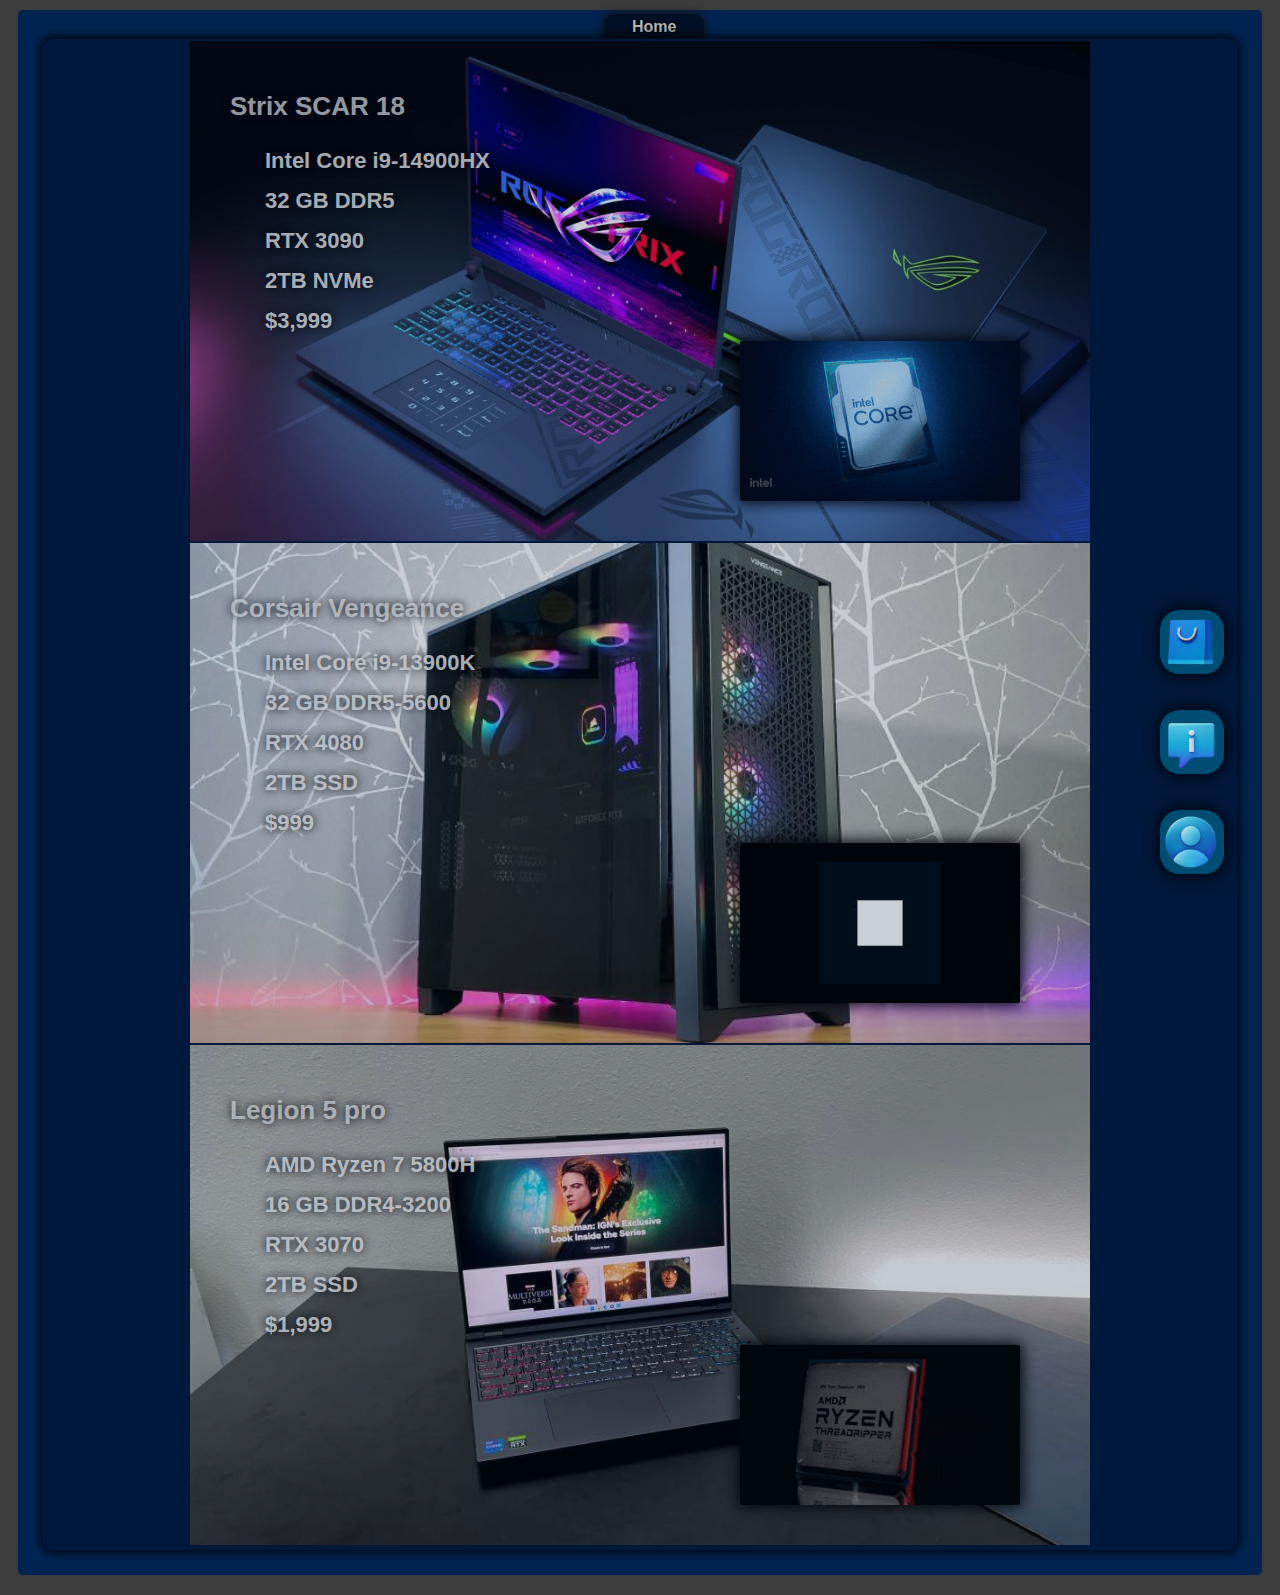
<file: index.html>
<!DOCTYPE html>
<html lang="en">
<head>
    <meta charset="UTF-8">
    <meta name="viewport" content="width=device-width, initial-scale=1.0">
    <title>Home - RoG</title>
    <link rel="stylesheet" href="Home.css">
    <link rel="icon" href="Resources/80.png">
</head>
<body>

    <div class="shop">
        <a href="lap-intel.html"><img src="Resources/69.png" alt="" id="shop"></a>
    </div>
    <div class="shop1">
        <a href="about-us.html"><img src="Resources/72.png" alt="" id="shop1"></a>
    </div>

    <div class="shop2">
        <a href="contact-us.html"><img src="Resources/73.png" alt="" id="shop2"></a>
    </div>
    
    <div class="container">
        <div class="head" id="p1"><p id="p1">Home</p></div>
        <div class="main">
            <a href="lap-intel.html">
                <div class="top" id="in">
                    <h1 id="h1">Strix SCAR 18<br>
                        <p id="p">
                            Intel Core i9-14900HX<br>
                            32 GB DDR5<br>
                            RTX 3090<br>
                            2TB NVMe <br>
                            $3,999
                        </p>
                    </h1>
                    
                    <div id="float1"></div>

                </div>
            </a>
            <a href="desk-intel.html">
                <div class="mid" id="in">
                    <h1 id="h1">Corsair Vengeance<br>
                        <p id="p">
                            Intel Core i9-13900K<br>
                            32 GB DDR5-5600<br>
                            RTX 4080<br>
                            2TB SSD <br>
                            $999
                        </p>
                    </h1>
                <div id="float2"></div>
                </div>
            </a>
            <a href="lap-amd.html">
                <div class="low" id="in">
                    <h1 id="h1">Legion 5 pro<br>
                        <p id="p">
                            AMD Ryzen 7 5800H<br>
                            16 GB DDR4-3200<br>
                            RTX 3070<br>
                            2TB SSD <br>
                            $1,999
                        </p>
                    </h1>
                <div id="float3"></div>
                </div>
            </a>
        </div>
    </div>

</body>
</html>
</file>
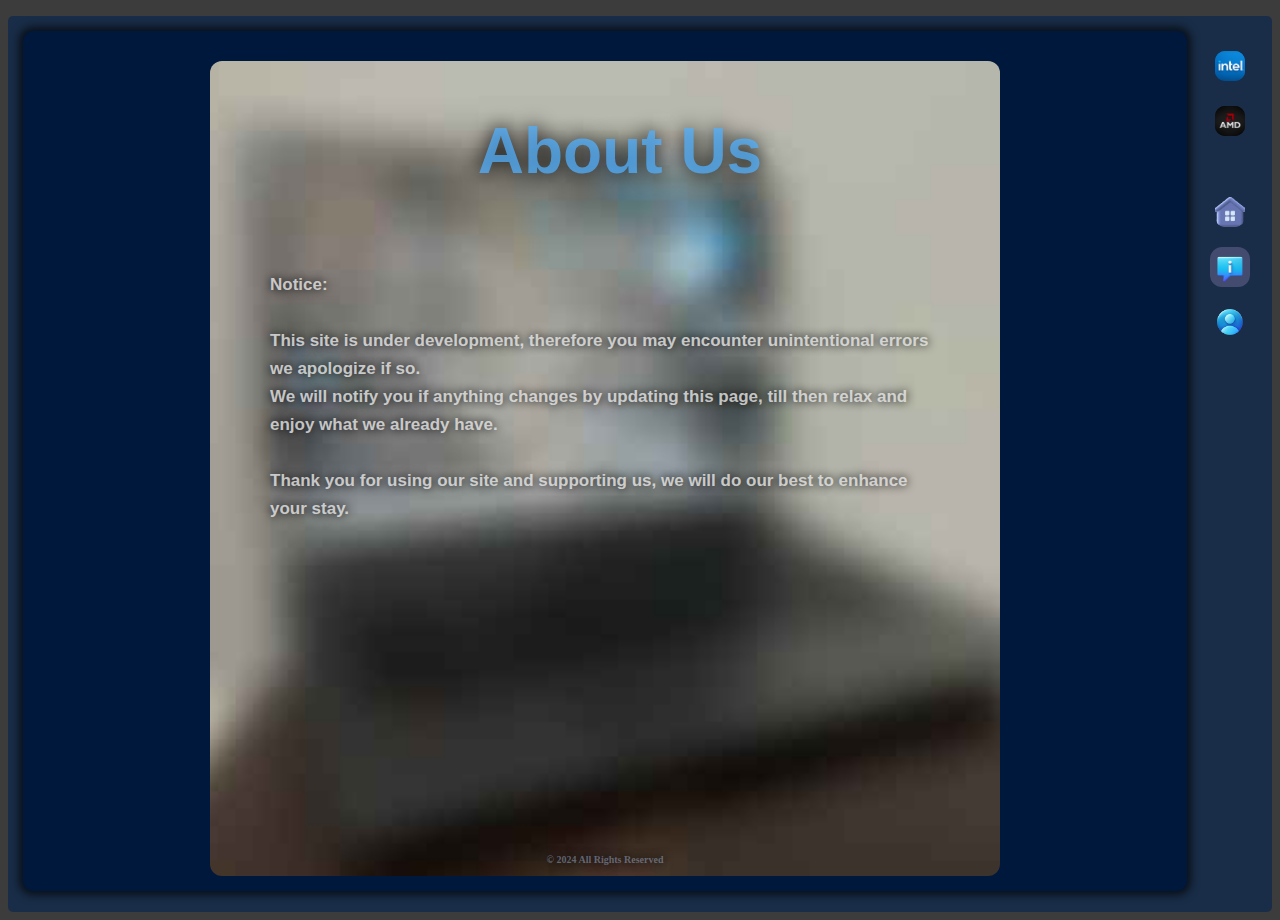
<file: about-us.html>
<!DOCTYPE html>
<html>

    <head>

        <title>About Us - RoG</title>
        <link rel="stylesheet" href="about-us.css">
        <link rel="icon" href="Resources/94.png">

    </head>

    <body>
        <p></p>
        
        <div id="container" class="container">

            <div id="main" class="main">

                <div class="view" id="view">

                    <h1 id="h3">About Us</h1>
                    <p id="p3">Notice: <br><br> This site is under development, therefore you may encounter unintentional errors we apologize if so. <br>
                        We will notify you if anything changes by updating this page, till then relax and enjoy what we already have. <br> <br>
                        Thank you for using our site and supporting us, we will do our best to enhance your stay.
                    </p>

                    <p id="p100"><br><br><br><br><br><br><br><br><br><br><br><br><b><br><br><br><br><br><br><br><br><br><br><br><br><br><b><br><br><br><br><br><br><br><br><br><br><br><br><br><b><br><br><br><br><br><br>© 2024 All Rights Reserved</b></b></b></b></p>


                </div>

            </div>

            <div id="sub" class="sub">

                <div id="intel" class="choose">
                    <a href="lap-intel.html" id="intel1">
                        <div id="intel1">
                        </div>
                    </a>
                </div>

                <div id="amd" class="choose">
                    <a href="lap-amd.html" id="amd1">
                        <div id="amd1">
                        </div>
                    </a>
                </div><br><br>

                <div id="home" class="choose">
                    <a href="index.html" id="home1">
                        <div id="home1">
                        </div>
                    </a>
                </div>

                <div id="about" class="choose">
                    <div id="about1">
                    </div>
                </div>

                <div id="contact" class="choose">
                    <a href="contact-us.html" id="contact1">
                        <div id="contact1">
                        </div>
                    </a>
                </div>

            </div>


        </div>

    </body>


</html>
</file>
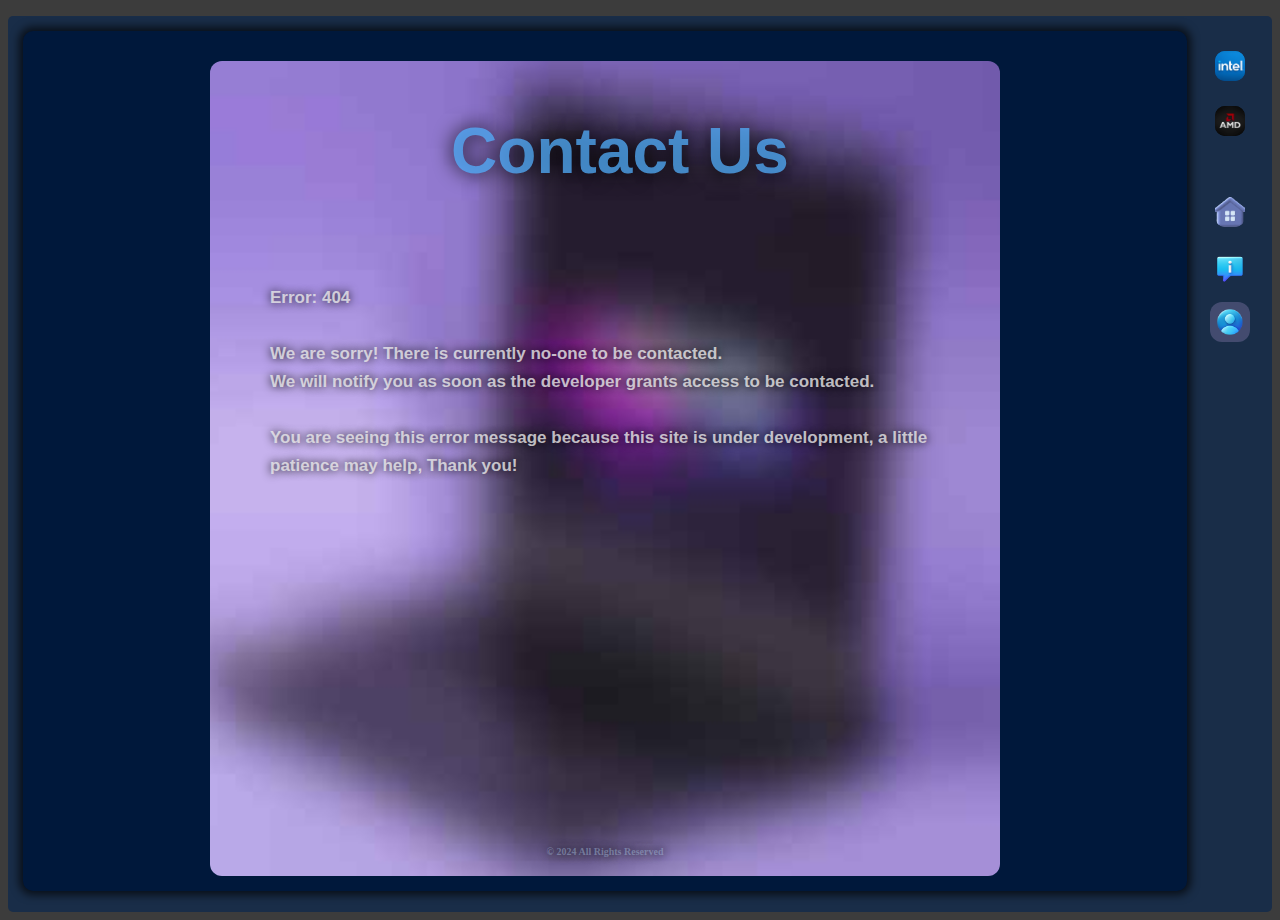
<file: contact-us.html>
<!DOCTYPE html>
<html>

    <head>

        <title>Contact Us - RoG</title>
        <link rel="stylesheet" href="contact-us.css">
        <link rel="icon" href="Resources/73.png">

    </head>

    <body>
        <p></p>
        
        <div id="container" class="container">

            <div id="main" class="main">

                <div class="view" id="view">

                    <h1 id="h3">Contact Us</h1>
                    <p id="p3"><br><br>Error: 404 <br><br> We are sorry! There is currently no-one to be contacted.<br>We will notify you as soon as the developer grants access to be contacted. <br> <br>You are seeing this error message because this site is under development, a little patience may help, Thank you!</p>
                    <p id="p100"><br><br><b><br><br><br><br><br><br><br><br><br><br><br><br><br><b><br><br><br><br><br><br><br><br><br><br><br><br><br><b><br><br><br><br><br><br><br><br><br><br><br><br><br><br><br><br><br><br><br><br><br><br><br><br><br><br><br><br><br>© 2024 All Rights Reserved</p> 

                </div>

            </div>

            <div id="sub" class="sub">

                <div id="intel" class="choose">
                    <a href="lap-intel.html" id="intel1">
                        <div id="intel1">
                        </div>
                    </a>
                </div>

                <div id="amd" class="choose">
                    <a href="lap-amd.html" id="amd1">
                        <div id="amd1">
                        </div>
                    </a>
                </div><br><br>

                <div id="home" class="choose">
                    <a href="index.html" id="home1">
                        <div id="home1">
                        </div>
                    </a>
                </div>

                <div id="about" class="choose">
                    <a href="about-us.html" id="about1">
                        <div id="about1">
                        </div>
                    </a>
                </div>

                <div id="contact" class="choose">
                    <div id="contact1">
                    </div>
                </div>

            </div>


        </div>

    </body>


</html>
</file>
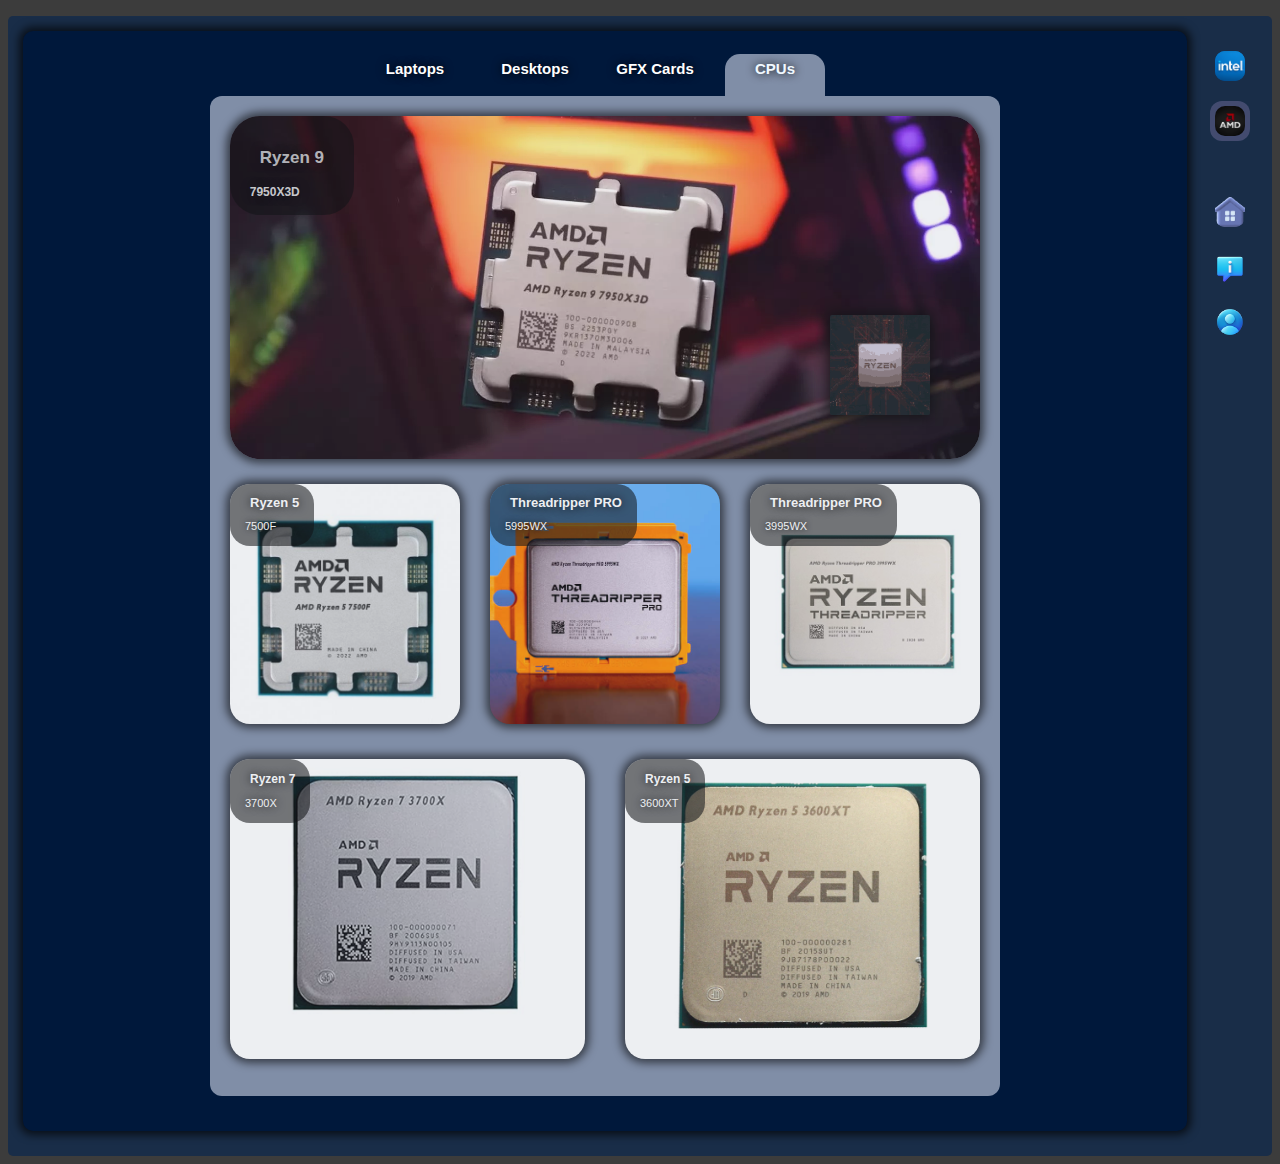
<file: cpu-amd.html>
<!DOCTYPE html>
<html>

    <head>

        <title>AMD CPUs - RoG</title>
        <link rel="stylesheet" href="cpu-amd.css">
        <link rel="icon" href="Resources/91.png">

    </head>

    <body>
        <p></p>
        
        <div id="container" class="container">

            <div id="main" class="main">

                <div id="top" class="top">

                    <div id="lap" class="choice">
                        <p id="p"><b><a href="lap-amd.html">Laptops</a></b></p>
                    </div>

                    <div id="desk" class="choice">
                        <p id="p"><b><a href="desk-amd.html">Desktops</a></b></p>
                    </div>

                    <div id="gfx" class="choice">
                        <p id="p"><b><a href="gfx-amd.html">GFX Cards</a></b></p>
                    </div>

                    <div id="cpu" class="choice">
                        <p id="p1"><b>CPUs</b></p>
                    </div>

                </div>

                <div class="view" id="view">

                    <div id="up">

                        
                        <div class="h3">
                            <p id="h3">Ryzen 9<br></p>
                            <p id="p3">
                                7950X3D
                            </p>
                        </div>

                        <div class="fl">
                            <div id="float">
                            </div>

                        </div>


                    </div>

                    <div class="low-main">

                        <div id="low1" class="low">

                            <div class="h2">
                                <p id="h2">Ryzen 5<br></p>
                                <p id="p9">
                                    7500F
                                </p>
                            </div>
    
                            <div class="fl">
                                <div id="float11">
                                </div>
    
                            </div>

                        </div>

                        <div id="low2" class="low">

                            <div class="h2">
                                <p id="h2">Threadripper PRO<br></p>
                                <p id="p9">
                                    5995WX
                                </p>
                            </div>
    
                            <div class="fl">
                                <div id="float12">
                                </div>
    
                            </div>

                        </div>

                        <div id="low3" class="low">

                            <div class="h2">
                                <p id="h2">Threadripper PRO<br></p>
                                <p id="p9">
                                    3995WX
                                </p>
                            </div>
    
                            <div class="fl">
                                <div id="float13">
                                </div>
    
                            </div>

                        </div>
                
                    </div>

                    <div class="bottom">

                        <div class="bot" id="bot1">

                            <div class="h5">
                                <p id="h5">Ryzen 7<br></p>
                                <p id="p11">
                                    3700X
                                </p>
                            </div>

                        </div>

                        <div class="bot" id="bot2">

                            <div class="h5">
                                <p id="h5">Ryzen 5<br></p>
                                <p id="p11">
                                    3600XT
                                </p>
                            </div>

                        </div>

                    </div>



                </div>

            </div>

            <div id="sub" class="sub">

                <div id="intel" class="choose">
                    <a href="cpu-intel.html" id="intel1">
                        <div id="intel1">
                        </div>
                    </a>
                </div>

                <div id="amd" class="choose">
                    <div id="amd1">
                    </div>
                </div><br><br>

                <div id="home" class="choose">
                    <a href="index.html" id="home1">
                        <div id="home1">
                        </div>
                    </a>
                </div>

                <div id="about" class="choose">
                    <a href="about-us.html" id="about1">
                        <div id="about1">
                        </div>
                    </a>
                </div>

                <div id="contact" class="choose">
                    <a href="contact-us.html" id="contact1">
                        <div id="contact1">
                        </div>
                    </a>
                </div>

            </div>

            <div class="fix">


            </div>

            <div class="totop">


            </div>

            <div class="ad"></div>

        </div>

    </body>


</html>
</file>
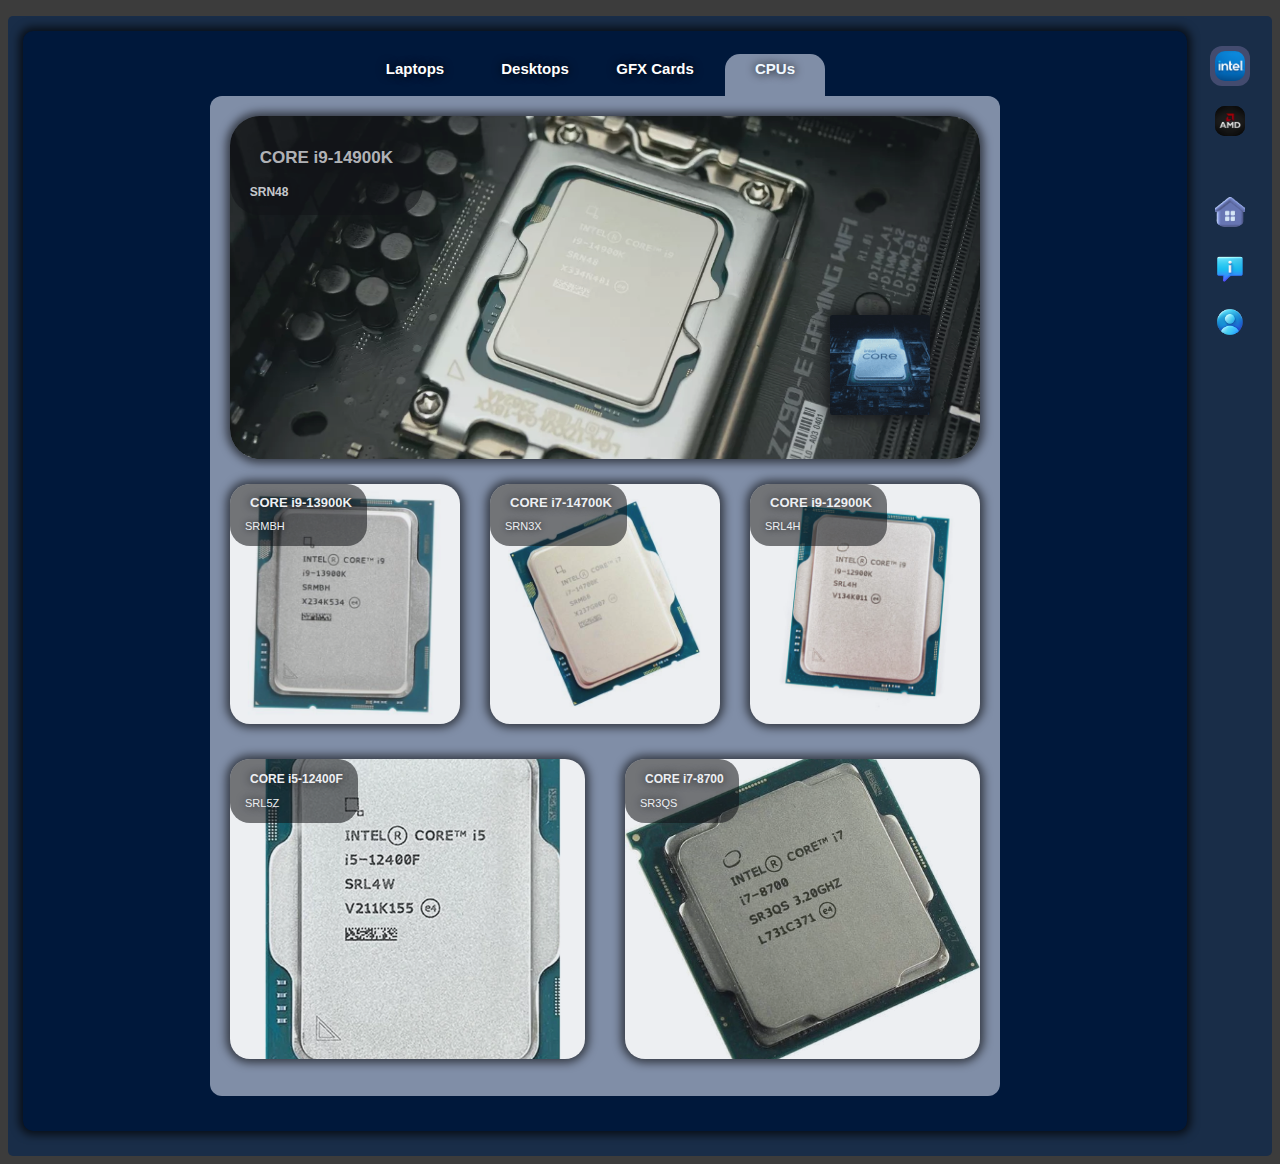
<file: cpu-intel.html>
<!DOCTYPE html>
<html>

    <head>

        <title>Intel CPUs - RoG</title>
        <link rel="stylesheet" href="cpu-intel.css">
        <link rel="icon" href="Resources/91.png">

    </head>

    <body>
        <p></p>
        
        <div id="container" class="container">

            <div id="main" class="main">

                <div id="top" class="top">

                    <div id="lap" class="choice">
                        <p id="p"><b><a href="lap-intel.html">Laptops</a></b></p>
                    </div>

                    <div id="desk" class="choice">
                        <p id="p"><b><a href="desk-intel.html">Desktops</a></b></p>
                    </div>

                    <div id="gfx" class="choice">
                        <p id="p"><b><a href="gfx-intel.html">GFX Cards</a></b></p>
                    </div>

                    <div id="cpu" class="choice">
                        <p id="p1"><b>CPUs</b></p>
                    </div>

                </div>

                <div class="view" id="view">

                    <div id="up">

                        
                        <div class="h3">
                            <p id="h3">CORE i9-14900K<br></p>
                            <p id="p3">
                                SRN48
                            </p>
                        </div>

                        <div class="fl">
                            <div id="float">
                            </div>

                        </div>


                    </div>

                    <div class="low-main">

                        <div id="low1" class="low">

                            <div class="h2">
                                <p id="h2">CORE i9-13900K<br></p>
                                <p id="p9">
                                    SRMBH
                                </p>
                            </div>
    
                            <div class="fl">
                                <div id="float11">
                                </div>
    
                            </div>

                        </div>

                        <div id="low2" class="low">

                            <div class="h2">
                                <p id="h2">CORE i7-14700K<br></p>
                                <p id="p9">
                                    SRN3X
                                </p>
                            </div>
    
                            <div class="fl">
                                <div id="float12">
                                </div>
    
                            </div>

                        </div>

                        <div id="low3" class="low">

                            <div class="h2">
                                <p id="h2">CORE i9-12900K<br></p>
                                <p id="p9">
                                    SRL4H
                                </p>
                            </div>
    
                            <div class="fl">
                                <div id="float13">
                                </div>
    
                            </div>

                        </div>
                
                    </div>

                    <div class="bottom">

                        <div class="bot" id="bot1">

                            <div class="h5">
                                <p id="h5">CORE i5-12400F<br></p>
                                <p id="p11">
                                    SRL5Z
                                </p>
                            </div>

                        </div>

                        <div class="bot" id="bot2">

                            <div class="h5">
                                <p id="h5">CORE i7-8700<br></p>
                                <p id="p11">
                                    SR3QS
                                </p>
                            </div>

                        </div>

                    </div>



                </div>

            </div>

            <div id="sub" class="sub">

                <div id="intel" class="choose">
                    <div id="intel1">
                    </div>
                </div>

                <div id="amd" class="choose">
                    <a href="cpu-amd.html" id="amd1">
                        <div id="amd1">
                        </div>
                    </a>
                </div><br><br>

                <div id="home" class="choose">
                    <a href="index.html" id="home1">
                        <div id="home1">
                        </div>
                    </a>
                </div>

                <div id="about" class="choose">
                    <a href="about-us.html" id="about1">
                        <div id="about1">
                        </div>
                    </a>
                </div>

                <div id="contact" class="choose">
                    <a href="contact-us.html" id="contact1">
                        <div id="contact1">
                        </div>
                    </a>
                </div>

            </div>

            <div class="fix">


            </div>

            <div class="totop">


            </div>

            <div class="ad"></div>

        </div>

    </body>


</html>
</file>
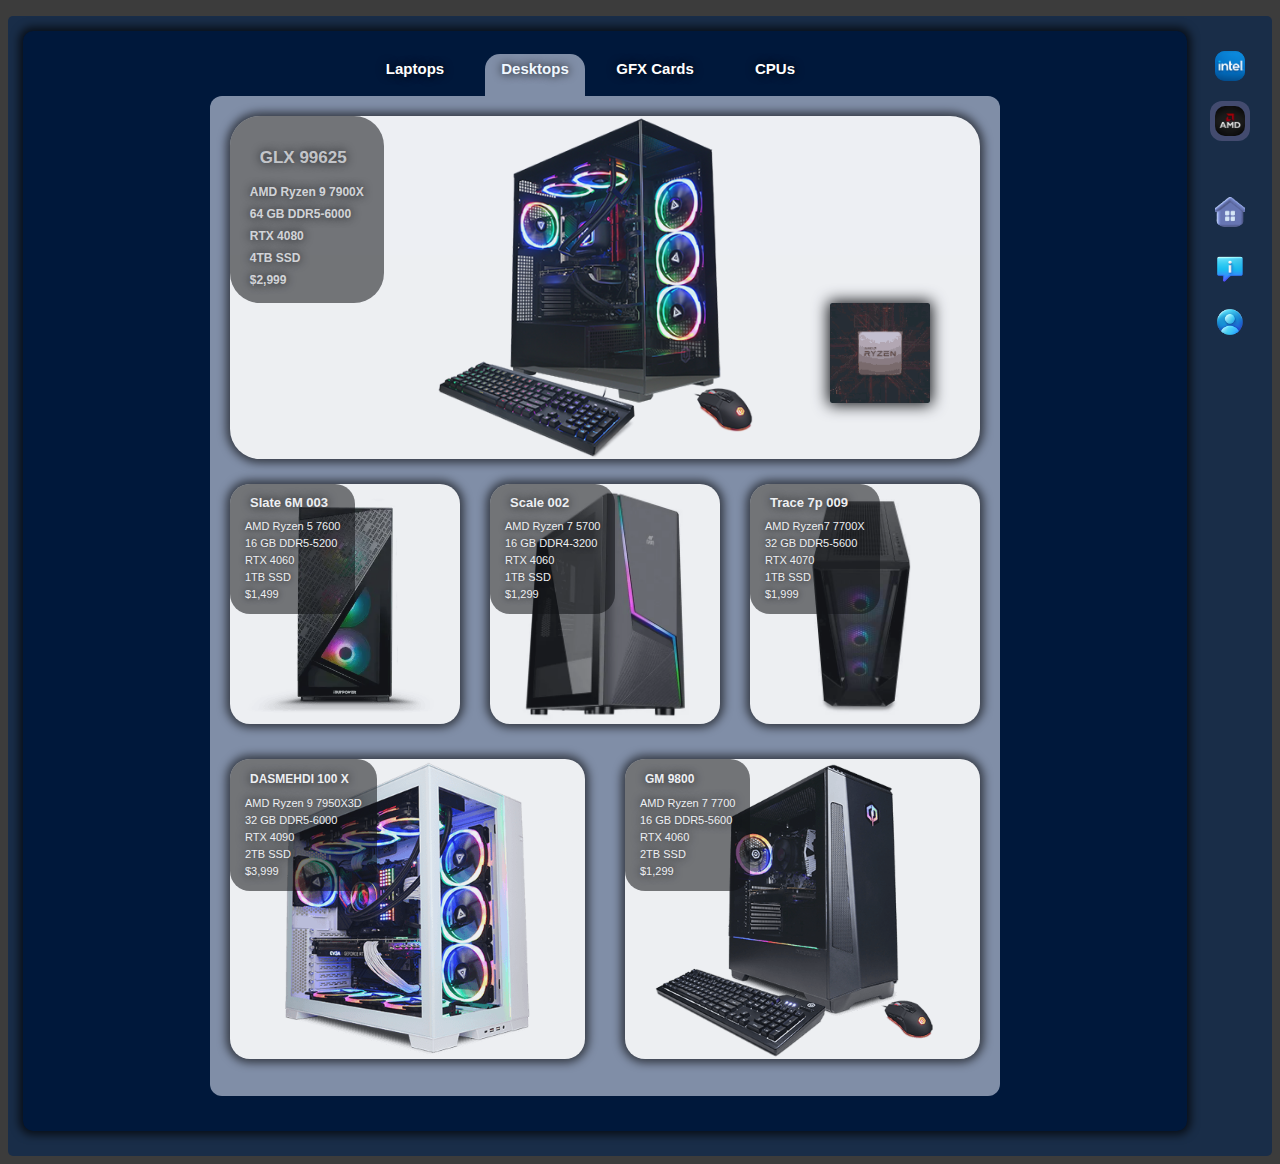
<file: desk-amd.html>
<!DOCTYPE html>
<html>

    <head>

        <title>AMD Destops - RoG</title>
        <link rel="stylesheet" href="desk-amd.css">
        <link rel="icon" href="Resources/92.png">

    </head>

    <body>
        <p></p>
        
        <div id="container" class="container">

            <div id="main" class="main">

                <div id="top" class="top">

                    <div id="lap" class="choice">
                        <p id="p"><b><a href="lap-amd.html">Laptops</a></b></p>
                    </div>

                    <div id="desk" class="choice">
                        <p id="p1"><b>Desktops</b></p>
                    </div>

                    <div id="gfx" class="choice">
                        <p id="p"><b><a href="gfx-amd.html">GFX Cards</a></b></p>
                    </div>

                    <div id="cpu" class="choice">
                        <p id="p"><b><a href="cpu-amd.html">CPUs</a></b></p>
                    </div>

                </div>

                <div class="view" id="view">

                    <div id="up">

                        
                        <div class="h3">
                            <p id="h3">GLX 99625<br></p>
                            <p id="p3">
                                AMD Ryzen 9 7900X<br>
                                64 GB DDR5-6000<br>
                                RTX 4080<br>
                                4TB SSD <br>
                                $2,999
                            </p>
                        </div>

                        <div class="fl">
                            <div id="float">
                            </div>

                        </div>


                    </div>

                    <div class="low-main">

                        <div id="low1" class="low">

                            <div class="h2">
                                <p id="h2">Slate 6M 003<br></p>
                                <p id="p9">
                                    AMD Ryzen 5 7600<br>
                                    16 GB DDR5-5200<br>
                                    RTX 4060<br>
                                    1TB SSD <br>
                                    $1,499
                                </p>
                            </div>
    
                            <div class="fl">
                                <div id="float11">
                                </div>
    
                            </div>

                        </div>

                        <div id="low2" class="low">

                            <div class="h2">
                                <p id="h2">Scale 002<br></p>
                                <p id="p9">
                                    AMD Ryzen 7 5700<br>
                                    16 GB DDR4-3200<br>
                                    RTX 4060<br>
                                    1TB SSD <br>
                                    $1,299
                                </p>
                            </div>
    
                            <div class="fl">
                                <div id="float12">
                                </div>
    
                            </div>

                        </div>

                        <div id="low3" class="low">

                            <div class="h2">
                                <p id="h2">Trace 7p 009<br></p>
                                <p id="p9">
                                    AMD Ryzen7 7700X<br>
                                    32 GB DDR5-5600<br>
                                    RTX 4070<br>
                                    1TB SSD <br>
                                    $1,999
                                </p>
                            </div>
    
                            <div class="fl">
                                <div id="float13">
                                </div>
    
                            </div>

                        </div>
                
                    </div>

                    <div class="bottom">

                        <div class="bot" id="bot1">

                            <div class="h5">
                                <p id="h5">DASMEHDI 100 X<br></p>
                                <p id="p11">
                                    AMD Ryzen 9 7950X3D<br>
                                    32 GB DDR5-6000<br>
                                    RTX 4090<br>
                                    2TB SSD <br>
                                    $3,999
                                </p>
                            </div>

                        </div>

                        <div class="bot" id="bot2">

                            <div class="h5">
                                <p id="h5">GM 9800<br></p>
                                <p id="p11">
                                    AMD Ryzen 7 7700<br>
                                    16 GB DDR5-5600<br>
                                    RTX 4060<br>
                                    2TB SSD <br>
                                    $1,299
                                </p>
                            </div>

                        </div>

                    </div>



                </div>

            </div>

            <div id="sub" class="sub">

                <div id="intel" class="choose">
                    <a href="desk-intel.html" id="intel1">
                        <div id="intel1">
                        </div>
                    </a>
                </div>

                <div id="amd" class="choose">
                    <div id="amd1">
                    </div>
                </div><br><br>

                <div id="home" class="choose">
                    <a href="index.html" id="home1">
                        <div id="home1">
                        </div>
                    </a>
                </div>

                <div id="about" class="choose">
                    <a href="about-us.html" id="about1">
                        <div id="about1">
                        </div>
                    </a>
                </div>

                <div id="contact" class="choose">
                    <a href="contact-us.html" id="contact1">
                        <div id="contact1">
                        </div>
                    </a>
                </div>

            </div>

            <div class="fix">


            </div>

            <div class="totop">


            </div>

            <div class="ad"></div>

        </div>

    </body>


</html>
</file>
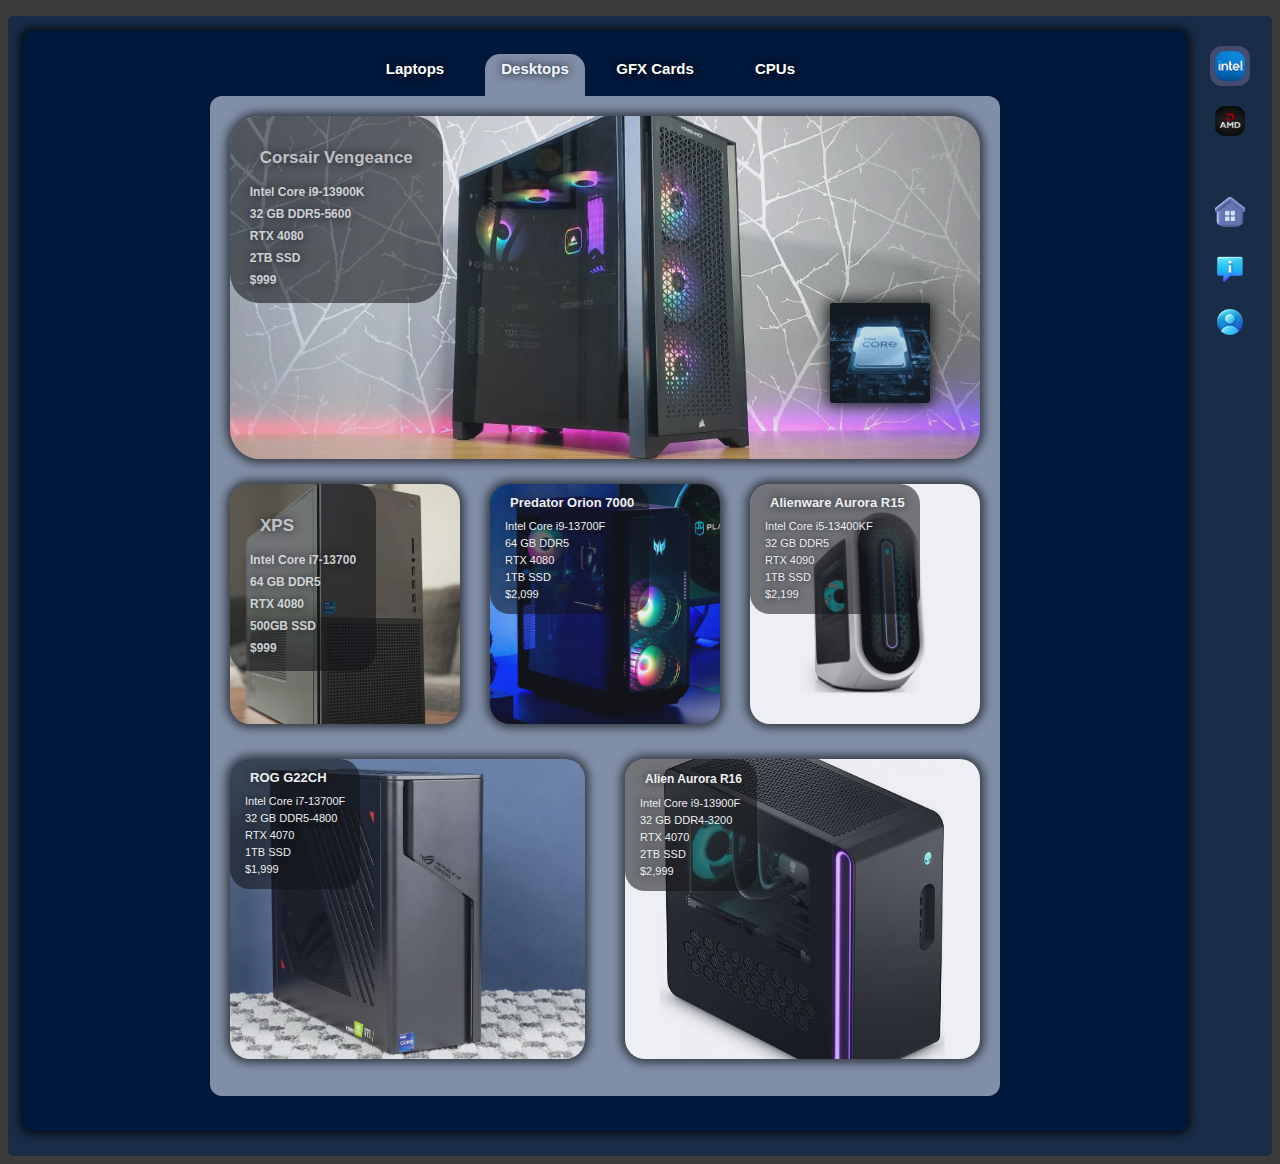
<file: desk-intel.html>
<!DOCTYPE html>
<html>

    <head>

        <title>Intel Desktops - RoG</title>
        <link rel="stylesheet" href="desk-intel.css">
        <link rel="icon" href="Resources/92.png">

    </head>

    <body>
        <p></p>
        
        <div id="container" class="container">

            <div id="main" class="main">

                <div id="top" class="top">

                    <div id="lap" class="choice">
                        <p id="p"><b><a href="lap-intel.html">Laptops</a></b></p>
                    </div>

                    <div id="desk" class="choice">
                        <p id="p1"><b>Desktops</b></p>
                    </div>

                    <div id="gfx" class="choice">
                        <p id="p"><b><a href="gfx-intel.html">GFX Cards</a></b></p>
                    </div>

                    <div id="cpu" class="choice">
                        <p id="p"><b><a href="cpu-intel.html">CPUs</a></b></p>
                    </div>

                </div>

                <div class="view" id="view">

                    <div id="up">

                        
                        <div class="h3">
                            <p id="h3">Corsair Vengeance<br></p>
                            <p id="p3">
                                Intel Core i9-13900K<br>
                                32 GB DDR5-5600<br>
                                RTX 4080<br>
                                2TB SSD <br>
                                $999
                            </p>
                        </div>

                        <div class="fl">
                            <div id="float">
                            </div>

                        </div>


                    </div>

                    <div class="low-main">

                        <div id="low1" class="low">

                            <div class="h2">
                                <p id="h3">XPS<br></p>
                                <p id="p3">
                                    Intel Core i7-13700<br>
                                    64 GB DDR5<br>
                                    RTX 4080<br>
                                    500GB SSD <br>
                                    $999
                                </p>
                            </div>
    
                            <div class="fl">
                                <div id="float11">
                                </div>
    
                            </div>

                        </div>

                        <div id="low2" class="low">

                            <div class="h2">
                                <p id="h2">Predator Orion 7000<br></p>
                                <p id="p9">
                                    Intel Core i9-13700F<br>
                                    64 GB DDR5<br>
                                    RTX 4080<br>
                                    1TB SSD <br>
                                    $2,099
                                </p>
                            </div>
    
                            <div class="fl">
                                <div id="float12">
                                </div>
    
                            </div>

                        </div>

                        <div id="low3" class="low">

                            <div class="h2">
                                <p id="h2">Alienware Aurora R15<br></p>
                                <p id="p9">
                                    Intel Core i5-13400KF<br>
                                    32 GB DDR5<br>
                                    RTX 4090<br>
                                    1TB SSD <br>
                                    $2,199
                                </p>
                            </div>
    
                            <div class="fl">
                                <div id="float13">
                                </div>
    
                            </div>

                        </div>
                
                    </div>

                    <div class="bottom">

                        <div class="bot" id="bot1">

                            <div class="h5">
                                <p id="h2">ROG G22CH<br></p>
                                <p id="p9">
                                    Intel Core i7-13700F<br>
                                    32 GB DDR5-4800<br>
                                    RTX 4070<br>
                                    1TB SSD <br>
                                    $1,999
                                </p>
                            </div>

                        </div>

                        <div class="bot" id="bot2">

                            <div class="h5">
                                <p id="h5">Alien Aurora R16<br></p>
                                <p id="p11">
                                    Intel Core i9-13900F<br>
                                    32 GB DDR4-3200<br>
                                    RTX 4070<br>
                                    2TB SSD <br>
                                    $2,999
                                </p>
                            </div>

                        </div>

                    </div>



                </div>

            </div>

            <div id="sub" class="sub">

                <div id="intel" class="choose">
                    <div id="intel1">
                    </div>
                </div>

                <div id="amd" class="choose">
                    <a href="desk-amd.html" id="amd1">
                        <div id="amd1">
                        </div>
                    </a>
                </div><br><br>

                <div id="home" class="choose">
                    <a href="index.html" id="home1">
                        <div id="home1">
                        </div>
                    </a>
                </div>

                <div id="about" class="choose">
                    <a href="about-us.html" id="about1">
                        <div id="about1">
                        </div>
                    </a>
                </div>

                <div id="contact" class="choose">
                    <a href="contact-us.html" id="contact1">
                        <div id="contact1">
                        </div>
                    </a>
                </div>

            </div>

            <div class="fix">


            </div>

            <div class="totop">


            </div>

            <div class="ad"></div>

        </div>

    </body>


</html>
</file>
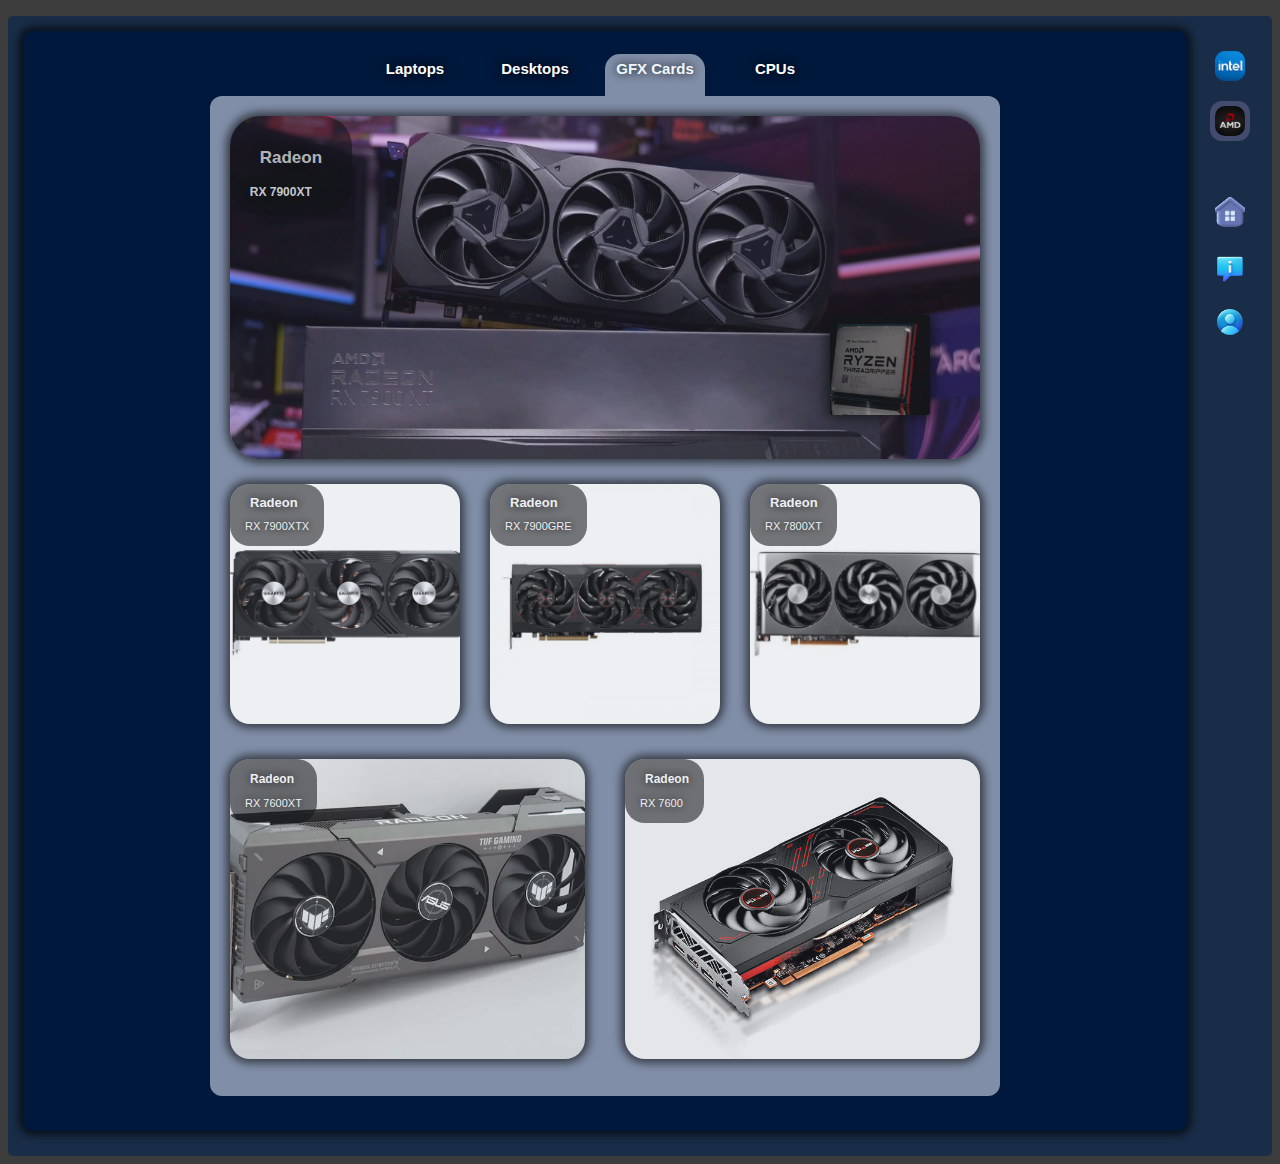
<file: gfx-amd.html>
<!DOCTYPE html>
<html>

    <head>

        <title>AMD GFX Cards - RoG</title>
        <link rel="stylesheet" href="gfx-amd.css">
        <link rel="icon" href="Resources/93.png">

    </head>

    <body>
        <p></p>
        
        <div id="container" class="container">

            <div id="main" class="main">

                <div id="top" class="top">

                    <div id="lap" class="choice">
                        <p id="p"><b><a href="lap-amd.html">Laptops</a></b></p>
                    </div>

                    <div id="desk" class="choice">
                        <p id="p"><b><a href="desk-amd.html">Desktops</a></b></p>
                    </div>

                    <div id="gfx" class="choice">
                        <p id="p1"><b>GFX Cards</b></p>
                    </div>

                    <div id="cpu" class="choice">
                        <p id="p"><b><a href="cpu-amd.html">CPUs</a></b></p>
                    </div>

                </div>

                <div class="view" id="view">

                    <div id="up">

                        
                        <div class="h3">
                            <p id="h3">Radeon<br></p>
                            <p id="p3">
                                RX 7900XT
                            </p>
                        </div>

                        <div class="fl">
                            <div id="float">
                            </div>

                        </div>


                    </div>

                    <div class="low-main">

                        <div id="low1" class="low">

                            <div class="h2">
                                <p id="h2">Radeon<br></p>
                                <p id="p9">
                                    RX 7900XTX
                                </p>
                            </div>
    
                            <div class="fl">
                                <div id="float11">
                                </div>
    
                            </div>

                        </div>

                        <div id="low2" class="low">

                            <div class="h2">
                                <p id="h2">Radeon<br></p>
                                <p id="p9">
                                    RX 7900GRE
                                </p>
                            </div>
    
                            <div class="fl">
                                <div id="float12">
                                </div>
    
                            </div>

                        </div>

                        <div id="low3" class="low">

                            <div class="h2">
                                <p id="h2">Radeon<br></p>
                                <p id="p9">
                                    RX 7800XT
                                </p>
                            </div>
    
                            <div class="fl">
                                <div id="float13">
                                </div>
    
                            </div>

                        </div>
                
                    </div>

                    <div class="bottom">

                        <div class="bot" id="bot1">

                            <div class="h5">
                                <p id="h5">Radeon<br></p>
                                <p id="p11">
                                    RX 7600XT
                                </p>
                            </div>

                        </div>

                        <div class="bot" id="bot2">

                            <div class="h5">
                                <p id="h5">Radeon<br></p>
                                <p id="p11">
                                    RX 7600
                                </p>
                            </div>

                        </div>

                    </div>



                </div>

            </div>

            <div id="sub" class="sub">

                <div id="intel" class="choose">
                    <a href="gfx-intel.html" id="intel1">
                        <div id="intel1">
                        </div>
                    </a>
                </div>

                <div id="amd" class="choose">
                    <div id="amd1">
                    </div>
                </div><br><br>

                <div id="home" class="choose">
                    <a href="index.html" id="home1">
                        <div id="home1">
                        </div>
                    </a>
                </div>

                <div id="about" class="choose">
                    <a href="about-us.html" id="about1">
                        <div id="about1">
                        </div>
                    </a>
                </div>

                <div id="contact" class="choose">
                    <a href="contact-us.html" id="contact1">
                        <div id="contact1">
                        </div>
                    </a>
                </div>

            </div>

            <div class="fix">


            </div>

            <div class="totop">


            </div>

            <div class="ad"></div>

        </div>

    </body>


</html>
</file>
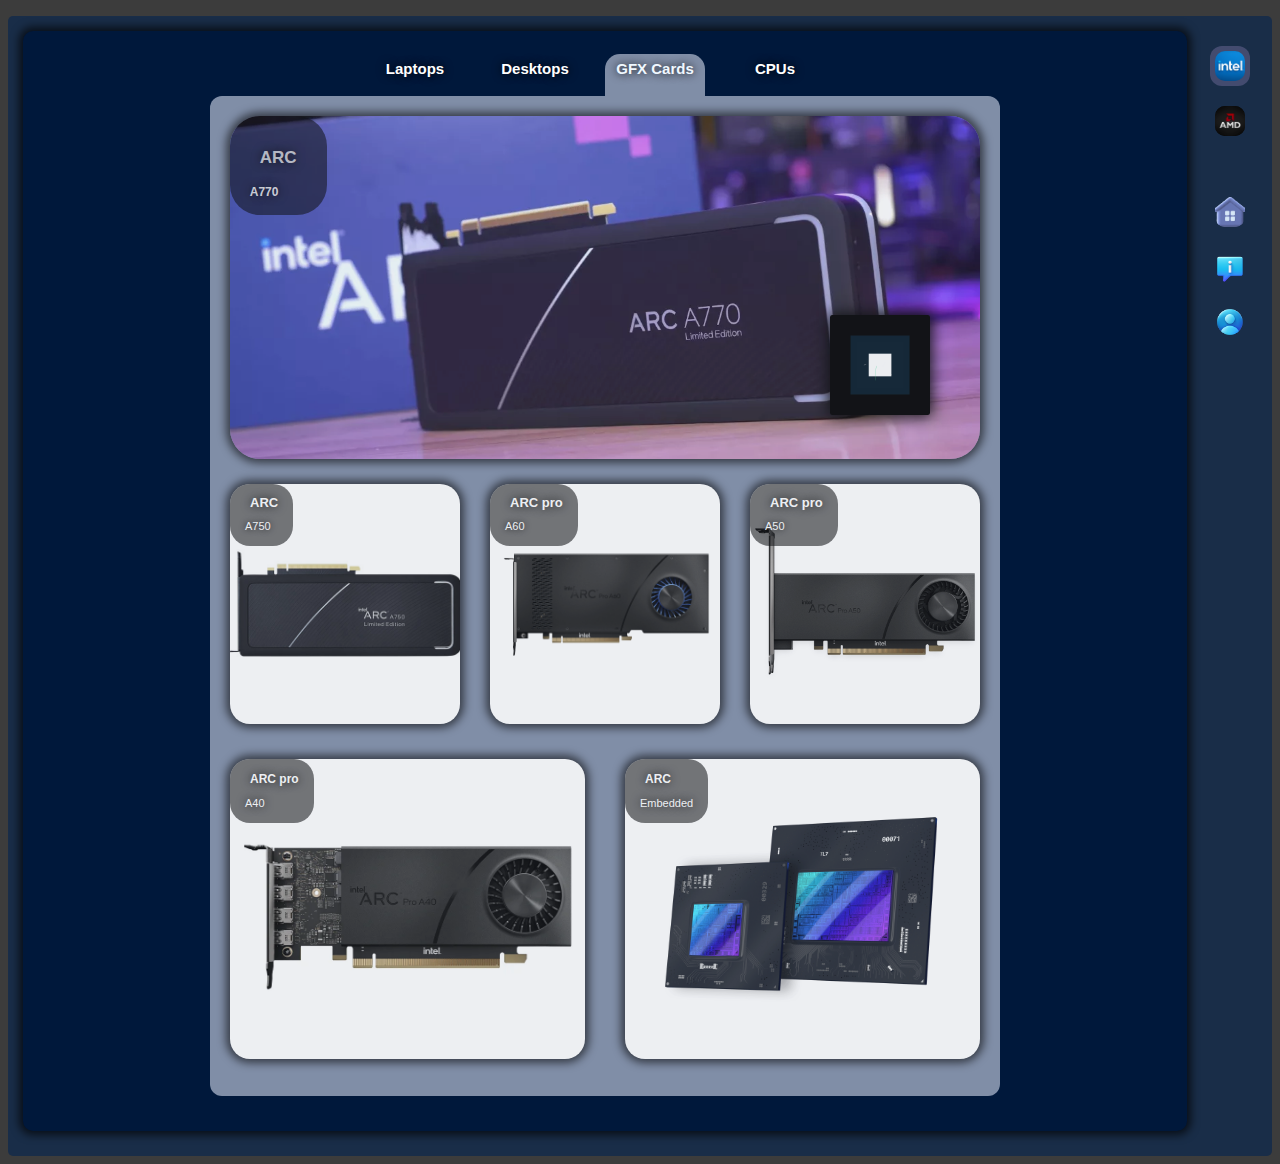
<file: gfx-intel.html>
<!DOCTYPE html>
<html>

    <head>

        <title>Intel GFX Cards - RoG</title>
        <link rel="stylesheet" href="gfx-intel.css">
        <link rel="icon" href="Resources/93.png">

    </head>

    <body>
        <p></p>
        
        <div id="container" class="container">

            <div id="main" class="main">

                <div id="top" class="top">

                    <div id="lap" class="choice">
                        <p id="p"><b><a href="lap-intel.html">Laptops</a></b></p>
                    </div>

                    <div id="desk" class="choice">
                        <p id="p"><b><a href="desk-intel.html">Desktops</a></b></p>
                    </div>

                    <div id="gfx" class="choice">
                        <p id="p1"><b>GFX Cards</b></p>
                    </div>

                    <div id="cpu" class="choice">
                        <p id="p"><b><a href="cpu-intel.html">CPUs</a></b></p>
                    </div>

                </div>

                <div class="view" id="view">

                    <div id="up">

                        
                        <div class="h3">
                            <p id="h3">ARC<br></p>
                            <p id="p3">
                                A770
                            </p>
                        </div>

                        <div class="fl">
                            <div id="float">
                            </div>

                        </div>


                    </div>

                    <div class="low-main">

                        <div id="low1" class="low">

                            <div class="h2">
                                <p id="h2">ARC<br></p>
                                <p id="p9">
                                    A750
                                </p>
                            </div>
    
                            <div class="fl">
                                <div id="float11">
                                </div>
    
                            </div>

                        </div>

                        <div id="low2" class="low">

                            <div class="h2">
                                <p id="h2">ARC pro<br></p>
                                <p id="p9">
                                    A60
                                </p>
                            </div>
    
                            <div class="fl">
                                <div id="float12">
                                </div>
    
                            </div>

                        </div>

                        <div id="low3" class="low">

                            <div class="h2">
                                <p id="h2">ARC pro<br></p>
                                <p id="p9">
                                    A50
                                </p>
                            </div>
    
                            <div class="fl">
                                <div id="float13">
                                </div>
    
                            </div>

                        </div>
                
                    </div>

                    <div class="bottom">

                        <div class="bot" id="bot1">

                            <div class="h5">
                                <p id="h5">ARC pro<br></p>
                                <p id="p11">
                                    A40
                                </p>
                            </div>

                        </div>

                        <div class="bot" id="bot2">

                            <div class="h5">
                                <p id="h5">ARC<br></p>
                                <p id="p11">
                                    Embedded
                                </p>
                            </div>

                        </div>

                    </div>



                </div>

            </div>

            <div id="sub" class="sub">

                <div id="intel" class="choose">
                    <div id="intel1">
                    </div>
                </div>

                <div id="amd" class="choose">
                    <a href="gfx-amd.html" id="amd1">
                        <div id="amd1">
                        </div>
                    </a>
                </div><br><br>

                <div id="home" class="choose">
                    <a href="index.html" id="home1">
                        <div id="home1">
                        </div>
                    </a>
                </div>

                <div id="about" class="choose">
                    <a href="about-us.html" id="about1">
                        <div id="about1">
                        </div>
                    </a>
                </div>

                <div id="contact" class="choose">
                    <a href="contact-us.html" id="contact1">
                        <div id="contact1">
                        </div>
                    </a>
                </div>

            </div>

            <div class="fix">


            </div>

            <div class="totop">


            </div>

            <div class="ad"></div>

        </div>

    </body>


</html>
</file>
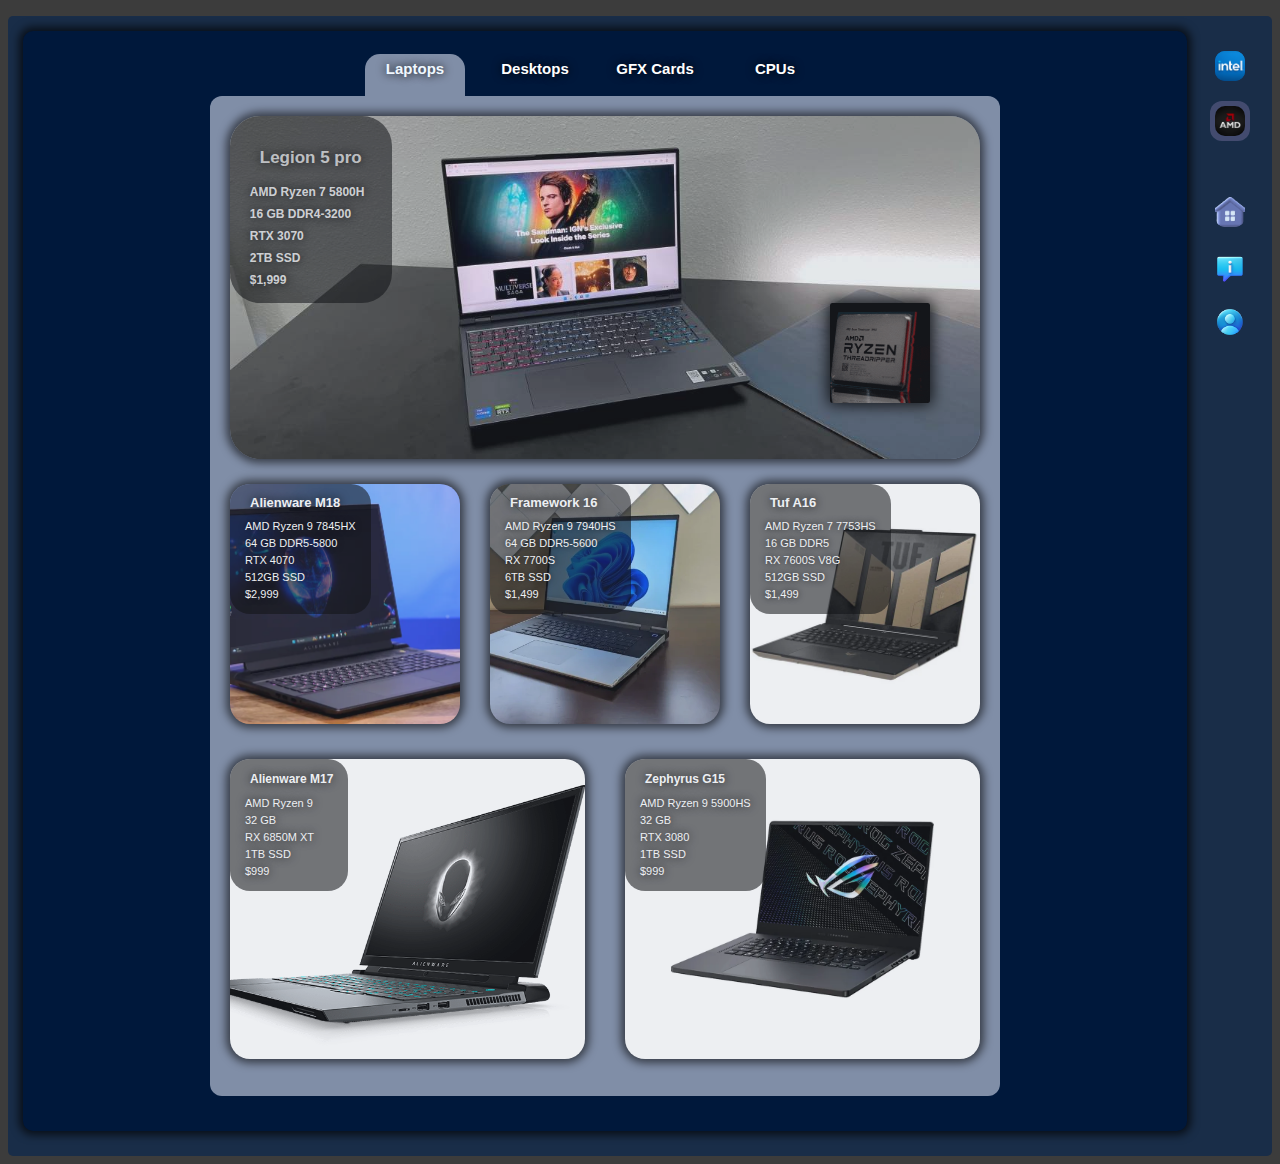
<file: lap-amd.html>
<!DOCTYPE html>
<html>

    <head>

        <title>AMD Laptops - RoG</title>
        <link rel="stylesheet" href="lap-amd.css">
        <link rel="icon" href="Resources/90.png">

    </head>

    <body>
        <p></p>
        
        <div id="container" class="container">

            <div id="main" class="main">

                <div id="top" class="top">

                    <div id="lap" class="choice">
                        <p id="p1"><b>Laptops</b></p>
                    </div>

                    <div id="desk" class="choice">
                        <p id="p"><b><a href="desk-amd.html">Desktops</a></b></p>
                    </div>

                    <div id="gfx" class="choice">
                        <p id="p"><b><a href="gfx-amd.html">GFX Cards</a></b></p>
                    </div>

                    <div id="cpu" class="choice">
                        <p id="p"><b><a href="cpu-amd.html">CPUs</a></b></p>
                    </div>

                </div>

                <div class="view" id="view">

                    <div id="up">

                        
                        <div class="h3">
                            <p id="h3">Legion 5 pro<br></p>
                            <p id="p3">
                                AMD Ryzen 7 5800H<br>
                                16 GB DDR4-3200<br>
                                RTX 3070<br>
                                2TB SSD <br>
                                $1,999
                            </p>
                        </div>

                        <div class="fl">
                            <div id="float">
                            </div>

                        </div>


                    </div>

                    <div class="low-main">

                        <div id="low1" class="low">

                            <div class="h2">
                                <p id="h2">Alienware M18<br></p>
                                <p id="p9">
                                    AMD Ryzen 9 7845HX<br>
                                    64 GB DDR5-5800<br>
                                    RTX 4070<br>
                                    512GB SSD <br>
                                    $2,999
                                </p>
                            </div>
    
                            <div class="fl">
                                <div id="float11">
                                </div>
    
                            </div>

                        </div>

                        <div id="low2" class="low">

                            <div class="h2">
                                <p id="h2">Framework 16<br></p>
                                <p id="p9">
                                    AMD Ryzen 9 7940HS<br>
                                    64 GB DDR5-5600<br>
                                    RX 7700S<br>
                                    6TB SSD <br>
                                    $1,499
                                </p>
                            </div>
    
                            <div class="fl">
                                <div id="float12">
                                </div>
    
                            </div>

                        </div>

                        <div id="low3" class="low">

                            <div class="h2">
                                <p id="h2">Tuf A16<br></p>
                                <p id="p9">
                                    AMD Ryzen 7 7753HS<br>
                                    16 GB DDR5<br>
                                    RX 7600S V8G<br>
                                    512GB SSD <br>
                                    $1,499
                                </p>
                            </div>
    
                            <div class="fl">
                                <div id="float13">
                                </div>
    
                            </div>

                        </div>
                
                    </div>

                    <div class="bottom">

                        <div class="bot" id="bot1">

                            <div class="h5">
                                <p id="h5">Alienware M17<br></p>
                                <p id="p11">
                                    AMD Ryzen 9<br>
                                    32 GB<br>
                                    RX 6850M XT<br>
                                    1TB SSD <br>
                                    $999
                                </p>
                            </div>

                        </div>

                        <div class="bot" id="bot2">

                            <div class="h5">
                                <p id="h5">Zephyrus G15<br></p>
                                <p id="p11">
                                    AMD Ryzen 9 5900HS<br>
                                    32 GB<br>
                                    RTX 3080<br>
                                    1TB SSD <br>
                                    $999
                                </p>
                            </div>

                        </div>

                    </div>



                </div>

            </div>

            <div id="sub" class="sub">

                <div id="intel" class="choose">
                    <a href="lap-intel.html" id="intel1">
                        <div id="intel1">
                        </div>
                    </a>
                </div>

                <div id="amd" class="choose">
                    <div id="amd1">
                    </div>
                </div><br><br>

                <div id="home" class="choose">
                    <a href="index.html" id="home1">
                        <div id="home1">
                        </div>
                    </a>
                </div>

                <div id="about" class="choose">
                    <a href="about-us.html" id="about1">
                        <div id="about1">
                        </div>
                    </a>
                </div>

                <div id="contact" class="choose">
                    <a href="contact-us.html" id="contact1">
                        <div id="contact1">
                        </div>
                    </a>
                </div>

            </div>

            <div class="fix">


            </div>

            <div class="totop">


            </div>

            <div class="ad"></div>

        </div>

    </body>


</html>
</file>
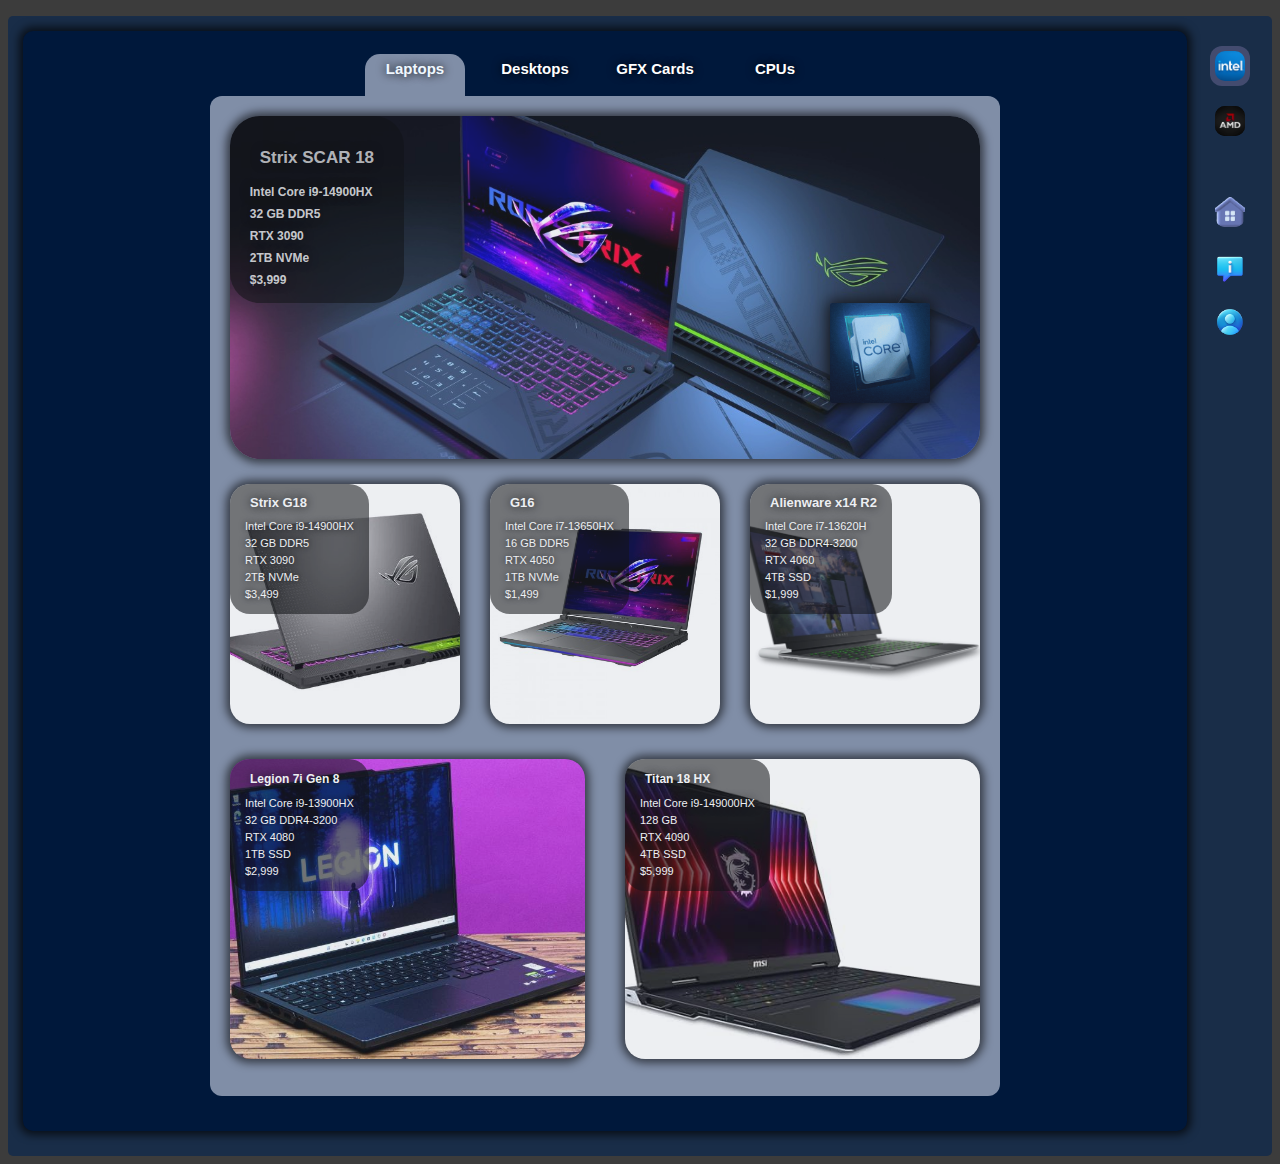
<file: lap-intel.html>
<!DOCTYPE html>
<html>

    <head>

        <title>Intel Laptops - RoG</title>
        <link rel="stylesheet" href="lap-intel.css">
        <link rel="icon" href="Resources/90.png">

    </head>

    <body>
        <p></p>
        
        <div id="container" class="container">

            <div id="main" class="main">

                <div id="top" class="top">

                    <div id="lap" class="choice">
                        <p id="p1"><b>Laptops</b></p>
                    </div>

                    <div id="desk" class="choice">
                        <p id="p"><b><a href="desk-intel.html">Desktops</a></b></p>
                    </div>

                    <div id="gfx" class="choice">
                        <p id="p"><b><a href="gfx-intel.html">GFX Cards</a></b></p>
                    </div>

                    <div id="cpu" class="choice">
                        <p id="p"><b><a href="cpu-intel.html">CPUs</a></b></p>
                    </div>

                </div>

                <div class="view" id="view">

                    <div id="up">

                        
                        <div class="h3">
                            <p id="h3">Strix SCAR 18<br></p>
                            <p id="p3">
                                Intel Core i9-14900HX<br>
                                32 GB DDR5<br>
                                RTX 3090<br>
                                2TB NVMe <br>
                                $3,999
                            </p>
                        </div>

                        <div class="fl">
                            <div id="float">
                            </div>

                        </div>


                    </div>

                    <div class="low-main">

                        <div id="low1" class="low">

                            <div class="h2">
                                <p id="h2">Strix G18<br></p>
                                <p id="p9">
                                    Intel Core i9-14900HX<br>
                                    32 GB DDR5<br>
                                    RTX 3090<br>
                                    2TB NVMe <br>
                                    $3,499
                                </p>
                            </div>
    
                            <div class="fl">
                                <div id="float11">
                                </div>
    
                            </div>

                        </div>

                        <div id="low2" class="low">

                            <div class="h2">
                                <p id="h2">G16<br></p>
                                <p id="p9">
                                    Intel Core i7-13650HX<br>
                                    16 GB DDR5<br>
                                    RTX 4050<br>
                                    1TB NVMe <br>
                                    $1,499
                                </p>
                            </div>
    
                            <div class="fl">
                                <div id="float12">
                                </div>
    
                            </div>

                        </div>

                        <div id="low3" class="low">

                            <div class="h2">
                                <p id="h2">Alienware x14 R2<br></p>
                                <p id="p9">
                                    Intel Core i7-13620H<br>
                                    32 GB DDR4-3200<br>
                                    RTX 4060<br>
                                    4TB SSD <br>
                                    $1,999
                                </p>
                            </div>
    
                            <div class="fl">
                                <div id="float13">
                                </div>
    
                            </div>

                        </div>
                
                    </div>

                    <div class="bottom">

                        <div class="bot" id="bot1">

                            <div class="h5">
                                <p id="h5">Legion 7i Gen 8<br></p>
                                <p id="p11">
                                    Intel Core i9-13900HX<br>
                                    32 GB DDR4-3200<br>
                                    RTX 4080<br>
                                    1TB SSD <br>
                                    $2,999
                                </p>
                            </div>

                        </div>

                        <div class="bot" id="bot2">

                            <div class="h5">
                                <p id="h5">Titan 18 HX<br></p>
                                <p id="p11">
                                    Intel Core i9-149000HX<br>
                                    128 GB<br>
                                    RTX 4090<br>
                                    4TB SSD <br>
                                    $5,999
                                </p>
                            </div>

                        </div>

                    </div>



                </div>

            </div>

            <div id="sub" class="sub">

                <div id="intel" class="choose">
                    <div id="intel1">
                    </div>
                </div>

                <div id="amd" class="choose">
                    <a href="lap-amd.html" id="amd1">
                        <div id="amd1">
                        </div>
                    </a>
                </div><br><br>

                <div id="home" class="choose">
                    <a href="index.html" id="home1">
                        <div id="home1">
                        </div>
                    </a>
                </div>

                <div id="about" class="choose">
                    <a href="about-us.html" id="about1">
                        <div id="about1">
                        </div>
                    </a>
                </div>

                <div id="contact" class="choose">
                    <a href="contact-us.html" id="contact1">
                        <div id="contact1">
                        </div>
                    </a>
                </div>

            </div>

            <div class="fix">


            </div>

            <div class="totop">


            </div>

            <div class="ad"></div>

        </div>

    </body>


</html>
</file>
<file: Home.css>
html{ scroll-behavior: smooth; }

body{

    background-color: #3c3c3c;

    a{
        cursor: default;
    }

    .container{
        position: relative;
        background-color: rgb(0, 36, 82);
        border-radius: 5px;
        display: flex;
        height: 1565px;
        margin: 10px;
        margin-bottom: 20px;
        box-sizing: border-box;
        transition: 0.5s;
        cursor: default;
        flex-direction: column;
    }

    .container a{
        text-decoration: none;
    }

    .container a:hover{
        cursor: default;
    }

    .container:hover{
        background-color: rgb(0, 25, 71);
        border-radius: 0px;
        transition: 0.5s;
        display: flex;
        transform: scale(1.01);
        cursor: default;

    }

    .main{
        border-radius: 10px;
        display: flex;
        height: 1300px;
        margin-top: 0px;
        margin-left: 25px;
        margin-right: 25px;
        margin-bottom: 25px;
        flex-grow: 1;
        box-sizing: border-box;
        flex: 1;
        flex-direction: column;
        overflow: hidden;
        align-items: center;
        transition: 0.5s;
        background-color: rgb(0, 24, 59);
        box-shadow: 0px 0px 8px 4px rgba(0, 0, 0, 0.664);
    }

    .main:hover{
        background-color: rgb(1, 17, 37);
        box-shadow: 0px 0px 8px 4px rgba(0, 0, 0, 0.856);
    }

    .top{
        background-image: url(Resources/97.jpg);
        background-position: center;
        background-repeat: no-repeat;
        background-size: cover;
        width: 900px;
        height: 500px;
        opacity: 1;
        transition: 0.5s;
        display: flex;
        flex-direction: column;
    }

    .mid{
        background-image: url(Resources/8.jpg);
        background-position: center;
        background-repeat: no-repeat;
        background-size: cover;
        width: 900px;
        margin-top: 2px;
        height: 500px;
        opacity: 0.7;
        transition: 0.5s;
        display: flex;
        flex-direction: column;

    }

    .low{
        background-image: url(Resources/777.jpg);
        background-position: center;
        background-repeat: no-repeat;
        background-size: cover;
        width: 900px;
        height: 500px;
        margin-top: 2px;
        opacity: 0.7;
        transition: 0.5s;
        display: flex;
        flex-direction: column;

    }

    #in{
        width: 900px;
        height: 500px;
        margin-top: 2px;
        opacity: 0.8;
        transition: 0.5s;
        cursor: default;
    }

    #in:hover{
        opacity: 1;

    }

    #shop{
        transition: 0.5s;
    }
    
    #shop1{
        transition: 0.5s;
    }

    #shop2{
        transition: 0.5s;
    }

    .shop{
        position: fixed;
        width: 64px;
        height: 64px;
        background-color: rgb(0, 86, 126);
        align-self: start;
        z-index: 100;
        display: flex;
        top: auto;
        margin-top: 600px;
        margin-left: 90%;
        box-shadow: 0px 0px 15px 2px black;
        border-radius: 20px;
        transition: 0.3s;
        opacity: 0.87;
    }

    .shop:hover{
        transform: scale(1.03);
        opacity: 1;
        background-color: rgb(1, 95, 138);
        box-shadow: 0px 0px 70px 3px black;
    }

    #shop{
        width: 60px;
    }

    .shop1{
        position: fixed;
        width: 64px;
        height: 64px;
        background-color: rgb(0, 86, 126);
        align-self: start;
        z-index: 100;
        display: flex;
        top: auto;
        margin-top: 700px;
        margin-left: 90%;
        box-shadow: 0px 0px 15px 2px black;
        border-radius: 20px;
        transition: 0.3s;
        opacity: 0.87;
    }

    .shop1:hover{
        transform: scale(1.03);
        opacity: 1;
        background-color: rgb(1, 95, 138);
        box-shadow: 0px 0px 70px 3px black;
    }

    #shop1{
        width: 55px;
        align-self: center;
        margin-top: 4px;
        margin-left: 4px;

    }

    .shop2{
        position: fixed;
        width: 64px;
        height: 64px;
        background-color: rgb(0, 86, 126);
        align-self: start;
        z-index: 100;
        display: flex;
        top: auto;
        margin-top: 800px;
        margin-left: 90%;
        box-shadow: 0px 0px 15px 2px black;
        border-radius: 20px;
        transition: 0.3s;
        opacity: 0.87;
    }

    .shop2:hover{
        transform: scale(1.03);
        opacity: 1;
        background-color: rgb(1, 95, 138);
        box-shadow: 0px 0px 70px 3px black;
    }

    #shop2{
        width: 60px;
        align-self: center;
        margin-left: 1px;
        margin-top: 2px;
    }

    .head{
        align-self: center;
        justify-self: center;
        align-items: center;
        justify-content: center;
        height: 25px;
        width: 100px;
        background-color: rgb(1, 17, 37);
        margin-bottom: 0px;
        margin-top: 9px;
        border-radius: 9px 9px 0px 0px;
        box-shadow: 0px 0px 8px 1px rgb(20, 20, 20);
    }
    

    #float1{
        position: inherit;
        width: 280px;
        height: 160px;
        background-image: url(Resources/22.gif);
        background-repeat: no-repeat;
        background-size: cover;
        background-position: center;
        z-index: 100;
        margin-top: 0px;
        box-shadow: 0px 0px 15px 2px black;
        margin-left: 550px;
        border-radius: 2px;
        transition: 0.3s;
        opacity: 1;
        display: flex;
    }

    #h1{
        font-family:Arial;
        font-size: 26px;
        font-weight: 550;
        line-height: 50px;
        margin-top:40px;
        margin-left: 40px;
        margin-right: 40px;
        margin-bottom:0px;
        text-shadow: 0px 0px 10px rgb(0, 0, 0);
        transition: 0.29s ease-in-out;  
        color: rgba(255, 255, 255, 0.74); 

    }

    #p{
        font-family:Arial;
        font-size: 22px;
        font-weight: 550;
        line-height: 40px;
        margin-top:10px;
        margin-left: 35px;
        margin-right: 35;
        margin-bottom:0px;
        text-shadow: 0px 0px 10px rgb(0, 0, 0);
        transition: 0.29s ease-in-out;  
        color: rgba(255, 255, 255, 0.836); 
    }

    #float2{
        position: inherit;
        width: 280px;
        height: 160px;
        background-image: url(Resources/41.gif);
        background-repeat: no-repeat;
        background-size: cover;
        background-position: center;        z-index: 100;
        margin-top: 0px;
        box-shadow: 0px 0px 15px 2px black;
        margin-left: 550px;
        border-radius: 2px;
        transition: 0.3s;
        opacity: 1;
    }

    #float3{
        position: inherit;
        width: 280px;
        height: 160px;
        background-image: url(Resources/6.gif);
        background-repeat: no-repeat;
        background-size: cover;
        background-position: center;        
        z-index: 100;
        margin-top: 0px;
        box-shadow: 0px 0px 15px 2px black;
        margin-left: 550px;
        border-radius: 2px;
        transition: 0.3s;
        opacity: 1;
    }

    #p1{
        margin-top: 4px;
        margin-left: 28px;
        font-family:Arial;
        font-size: 16px;
        font-weight: 550;
        text-shadow: 0px 0px 5px rgb(0, 0, 0);
        color: rgba(206, 205, 205, 0.877);
    }


}
</file>
<file: about-us.css>
html{ scroll-behavior: smooth; }

body{
    
    background-color: #3c3c3c;

    .container{
        background-color: rgba(0, 35, 82, 0.575);
        border-radius: 5px;
        display: flex;
        height: 896px;
        overflow: hidden;
        box-sizing: border-box;
        transition: 0.5s;

    }

    .container a{
        color: white;
        cursor: default;
        text-decoration: none;

    }
    
    .container a:hover {
        color: white;
    }

    .container:hover{
        background-color: rgb(0, 25, 71);
    }

    .main{
        border-radius: 10px;
        display: flex;
        height: 860px;
        width: 0vw;
        margin-top: 15px;
        margin-left: 15px;
        margin-right: 15px;
        flex-grow: 1;
        box-sizing: border-box;
        flex: 1;
        flex-direction: column;
        overflow: hidden;
        align-items: center;
        transition: 0.5s;
        background-color: rgb(0, 24, 59);
        box-shadow: 0px 0px 8px 4px rgba(0, 0, 0, 0.664);

    }

    .main:hover{
        background-color: rgb(1, 31, 71);
        box-shadow: 0px 0px 7px 5px rgba(0, 0, 0, 0.856);
    }

    .top{
        background-color: rgba(0, 0, 0, 0);
        border-radius: 10px;
        display: flex;
        height: 55px;
        margin-top: 10px;
        margin-left: 15px;
        margin-right: 15px;
        justify-content: center;
        align-items: center;
        width: 97%;      
    }

    .choice{
        background-color: rgba(0, 0, 0, 0);
        text-align: center;
        align-content: center;
        border-radius: 20px;
        margin-right: 20px;
        height: 25px;
        width: 100px;
        transition: 0.27s;
    }
    
    .choice:hover{
        background-color: rgba(62, 78, 173, 0.5);
    }

    .sub{
        background-color: rgba(255, 255, 255, 0);
        border-radius: 10px;
        display: flex;
        height: 325px;
        width: 55px;
        margin-top: 15px;
        margin-right: 15px;
        margin-bottom: 0px;
        flex-direction: column;
        align-items: center;


    }

    .choose{
        align-content: center;
        justify-content: center;
        align-items: center;
        display: flex;
    }
   
    #about{
        background-color: rgba(99, 99, 143, 0.562);
        border-radius: 12px;
        margin-top: 15px;
        height: 40px;
        width: 40px;
        transition: 0.3s;

   
    }

    #intel1{
        position: relative;
        width: 30px;
        background-image: url(Resources/29.webp);
        width: 30px;
        height: 30px;
        background-position: center;
        background-size: cover;
        background-repeat: no-repeat;
        border-radius: 10px;

    }

    #intel:hover{
        background-color: rgb(127, 126, 182, 0.5);
    }

    #intel{
        background-color: rgba(255, 255, 255, 0);
        border-radius: 12px;
        margin-top: 15px;
        height: 40px;
        width: 40px;
        transition: 0.3s;
   
    }

    #amd1{
        position: relative;
        width: 30px;
        background-image: url(Resources/45.jpg);
        width: 30px;
        height: 30px;
        background-position: center;
        background-size: cover;
        background-repeat: no-repeat;
        border-radius: 10px;

    }

    #amd:hover{
        background-color: rgba(127, 126, 182, 0.5);
    }

    #home{
        background-color: rgba(255, 255, 255, 0);
        border-radius: 12px;
        margin-top: 15px;
        height: 40px;
        width: 40px;
        transition: 0.3s;
   
    }

    #home1{
        position: relative;
        width: 30px;
        background-image: url(Resources/71.png);
        width: 30px;
        height: 30px;
        background-position: center;
        background-size: cover;
        border-radius: 10px;

    }

    #home:hover{
        background-color: rgba(127, 126, 182, 0.5);
    }

    #amd{
        background-color: rgba(10, 10, 10, 0);
        border-radius: 12px;
        margin-top: 15px;
        height: 40px;
        width: 40px;
        transition: 0.3s;
   
    }

    #about1{
        position: relative;
        width: 30px;
        background-image: url(Resources/72.png);
        width: 30px;
        height: 30px;
        background-position: center;
        background-size: contain;
        border-radius: 10px;

    }

    #about:hover{
        background-color: rgba(127, 126, 182, 0.5);
    }

    #contact{
        background-color: rgba(255, 255, 255, 0);
        border-radius: 12px;
        margin-top: 15px;
        height: 40px;
        width: 40px;
        transition: 0.3s;
    }

    #contact1{
        position: relative;
        width: 30px;
        background-image: url(Resources/73.png);
        width: 30px;
        height: 30px;
        background-position: center;
        background-size: contain;
        border-radius: 10px;

    }

    #contact:hover{
        background-color: rgba(127, 126, 182, 0.5);
    }
 

    .view{
        display: flex;
        flex-direction: column;
        position: relative;
        background-image: url(Resources/001.jpg);
        background-repeat: no-repeat;
        background-position: center;
        background-size: cover;
        border-radius: 12px;
        margin: 15px;
        margin-top: 30px;
        height: 1000px;
        width: 790px;
        object-position: center;  
    }

    #h3{
        align-self: center;
        font-family:Arial;
        font-size: 64px;
        font-weight: 700;
        line-height: 120px;
        
        margin:30px 0px 0px 30px;
        text-shadow: 0px 0px 20px rgb(0, 0, 0);
        transition: 0.29s ease-in-out;  
        color: rgba(82, 177, 255, 0.74); 

    }

    #p3{
        font-family:Arial;
        font-size: 17px;
        font-weight: 550;
        line-height: 28px;
    
        margin:60px;
        text-shadow: 0px 0px 10px rgb(0, 0, 0);
        transition: 0.29s ease-in-out;  
        color: rgba(235, 235, 235, 0.788); 
    }

    #p100{
        align-self: center;
        font-size: 10px;
        font-weight: 100px;
        line-height: 6px;
        text-shadow: 0px 0px 10px rgb(0, 0, 0);
        transition: 0.29s ease-in-out;  
        color: rgba(172, 197, 226, 0.438); 
    }


    
}
</file>
<file: contact-us.css>
html{ scroll-behavior: smooth; }

body{
    
    background-color: #3c3c3c;

    .container{
        background-color: rgba(0, 35, 82, 0.575);
        border-radius: 5px;
        display: flex;
        height: 896px;
        overflow: hidden;
        box-sizing: border-box;
        transition: 0.5s;

    }

    .container a{
        color: white;
        cursor: default;
        text-decoration: none;

    }
    
    .container a:hover {
        color: white;
    }

    .container:hover{
        background-color: rgb(0, 25, 71);
    }

    .main{
        border-radius: 10px;
        display: flex;
        height: 860px;
        width: 0vw;
        margin-top: 15px;
        margin-left: 15px;
        margin-right: 15px;
        flex-grow: 1;
        box-sizing: border-box;
        flex: 1;
        flex-direction: column;
        overflow: hidden;
        align-items: center;
        transition: 0.5s;
        background-color: rgb(0, 24, 59);
        box-shadow: 0px 0px 8px 4px rgba(0, 0, 0, 0.664);

    }

    .main:hover{
        background-color: rgb(1, 31, 71);
        box-shadow: 0px 0px 7px 5px rgba(0, 0, 0, 0.856);
    }

    .top{
        background-color: rgba(0, 0, 0, 0);
        border-radius: 10px;
        display: flex;
        height: 55px;
        margin-top: 10px;
        margin-left: 15px;
        margin-right: 15px;
        justify-content: center;
        align-items: center;
        width: 97%;      
    }

    .choice{
        background-color: rgba(0, 0, 0, 0);
        text-align: center;
        align-content: center;
        border-radius: 20px;
        margin-right: 20px;
        height: 25px;
        width: 100px;
        transition: 0.27s;
    }
    
    .choice:hover{
        background-color: rgba(62, 78, 173, 0.5);
    }

    

    .sub{
        background-color: rgba(255, 255, 255, 0);
        border-radius: 10px;
        display: flex;
        height: 325px;
        width: 55px;
        margin-top: 15px;
        margin-right: 15px;
        margin-bottom: 0px;
        flex-direction: column;
        align-items: center;


    }

    .choose{
        align-content: center;
        justify-content: center;
        align-items: center;
        display: flex;
    }
   
    #contact{
        background-color: rgba(99, 99, 143, 0.562);
        border-radius: 12px;
        margin-top: 15px;
        height: 40px;
        width: 40px;
        transition: 0.3s;

   
    }

    #intel1{
        position: relative;
        width: 30px;
        background-image: url(Resources/29.webp);
        width: 30px;
        height: 30px;
        background-position: center;
        background-size: cover;
        background-repeat: no-repeat;
        border-radius: 10px;

    }

    #intel:hover{
        background-color: rgb(127, 126, 182, 0.5);
    }

    #intel{
        background-color: rgba(255, 255, 255, 0);
        border-radius: 12px;
        margin-top: 15px;
        height: 40px;
        width: 40px;
        transition: 0.3s;
   
    }

    #amd1{
        position: relative;
        width: 30px;
        background-image: url(Resources/45.jpg);
        width: 30px;
        height: 30px;
        background-position: center;
        background-size: cover;
        background-repeat: no-repeat;
        border-radius: 10px;

    }

    #amd:hover{
        background-color: rgba(127, 126, 182, 0.5);
    }

    #home{
        background-color: rgba(255, 255, 255, 0);
        border-radius: 12px;
        margin-top: 15px;
        height: 40px;
        width: 40px;
        transition: 0.3s;
   
    }

    #home1{
        position: relative;
        width: 30px;
        background-image: url(Resources/71.png);
        width: 30px;
        height: 30px;
        background-position: center;
        background-size: cover;
        border-radius: 10px;

    }

    #home:hover{
        background-color: rgba(127, 126, 182, 0.5);
    }

    #amd{
        background-color: rgba(10, 10, 10, 0);
        border-radius: 12px;
        margin-top: 15px;
        height: 40px;
        width: 40px;
        transition: 0.3s;
   
    }

    #about1{
        position: relative;
        width: 30px;
        background-image: url(Resources/72.png);
        width: 30px;
        height: 30px;
        background-position: center;
        background-size: contain;
        border-radius: 10px;

    }

    #about:hover{
        background-color: rgba(127, 126, 182, 0.5);
    }

    #about{
        background-color: rgba(255, 255, 255, 0);
        border-radius: 12px;
        margin-top: 15px;
        height: 40px;
        width: 40px;
        transition: 0.3s;
    }

    #contact1{
        position: relative;
        width: 30px;
        background-image: url(Resources/73.png);
        width: 30px;
        height: 30px;
        background-position: center;
        background-size: contain;
        border-radius: 10px;

    }

    #contact:hover{
        background-color: rgba(127, 126, 182, 0.5);
    }
 

    .view{
        display: flex;
        flex-direction: column;
        position: relative;
        background-image: url(Resources/002.jpg);
        background-repeat: no-repeat;
        background-position: center;
        background-size: cover;
        border-radius: 12px;
        margin: 15px;
        margin-top: 30px;
        height: 1000px;
        width: 790px;
        object-position: center;  
    }

    #h3{
        align-self: center;
        font-family:Arial;
        font-size: 64px;
        font-weight: 700;
        line-height: 120px;
        
        margin:30px 0px 0px 30px;
        text-shadow: 0px 0px 20px rgb(0, 0, 0);
        transition: 0.29s ease-in-out;  
        color: rgba(82, 177, 255, 0.74); 

    }

    #p3{
        font-family:Arial;
        font-size: 17px;
        font-weight: 550;
        line-height: 28px;
    
        margin-left:60px;
        text-shadow: 0px 0px 10px rgb(0, 0, 0);
        transition: 0.29s ease-in-out;  
        color: rgba(235, 235, 235, 0.788); 
    }

    
    #p100{
        align-self: center;
        font-size: 10px;
        font-weight: 100px;
        line-height: 6px;
        text-shadow: 0px 0px 10px rgb(0, 0, 0);
        transition: 0.29s ease-in-out;  
        color: rgba(172, 197, 226, 0.438); 
    }

    
}
</file>
<file: cpu-amd.css>
html{ scroll-behavior: smooth; }

body{
    
    background-color: #3c3c3c;

    .container{
        background-color: rgba(0, 35, 82, 0.575);
        border-radius: 5px;
        display: flex;
        height: 1140px;
        overflow: hidden;
        box-sizing: border-box;
        transition: 0.5s;

    }

    .container a{
        color: white;
        cursor: default;
        text-decoration: none;

    }
    
    .container a:hover {
        color: white;
    }

    .container:hover{
        background-color: rgb(0, 25, 71);
    }

    .main{
        border-radius: 10px;
        display: flex;
        height: 1100px;
        width: 0vw;
        margin-top: 15px;
        margin-left: 15px;
        margin-right: 15px;
        flex-grow: 1;
        box-sizing: border-box;
        flex: 1;
        flex-direction: column;
        overflow: hidden;
        align-items: center;
        transition: 0.5s;
        background-color: rgb(0, 24, 59);
        box-shadow: 0px 0px 8px 4px rgba(0, 0, 0, 0.664);

    }

    .main:hover{
        background-color: rgb(1, 31, 71);
        box-shadow: 0px 0px 7px 5px rgba(0, 0, 0, 0.856);
    }

    .top{
        background-color: rgba(0, 0, 0, 0);
        border-radius: 10px;
        display: flex;
        height: 55px;
        margin-top: 10px;
        margin-left: 15px;
        margin-right: 15px;
        justify-content: center;
        align-items: center;
        width: 97%;      
    }

    .choice{
        background-color: rgba(0, 0, 0, 0);
        text-align: center;
        align-content: center;
        border-radius: 20px;
        margin-right: 20px;
        height: 25px;
        width: 100px;
        transition: 0.27s;
    }

    .choice a{
        background-color: rgba(0, 0, 0, 0);
        text-align: center;
        align-content: center;
        align-items: center;
        justify-content: center;
        display: flex;
        border-radius: 20px;
        margin-right: 20px;
        height: 25px;
        width: 100px;
        transition: 0.27s;
    }

    .choice a:active{
        background-color: rgba(192, 192, 192, 0.658)
    }
    
    .choice:hover{
        background-color: rgba(62, 78, 173, 0.5);
    }

    .sub{
        background-color: rgba(255, 255, 255, 0);
        border-radius: 10px;
        display: flex;
        height: 325px;
        width: 55px;
        margin-top: 15px;
        margin-right: 15px;
        margin-bottom: 0px;
        flex-direction: column;
        align-items: center;


    }

    .choose{
        align-content: center;
        justify-content: center;
        align-items: center;
        display: flex;
    }
   
    #amd{
        background-color: rgba(99, 99, 143, 0.562);
        border-radius: 12px;
        margin-top: 15px;
        height: 40px;
        width: 40px;
        transition: 0.3s;

   
    }

    #intel1{
        position: relative;
        width: 30px;
        background-image: url(Resources/29.webp);
        width: 30px;
        height: 30px;
        background-position: center;
        background-size: cover;
        background-repeat: no-repeat;
        border-radius: 10px;

    }

    #intel:hover{
        background-color: rgb(127, 126, 182, 0.5);
    }

    #intel{
        background-color: rgba(255, 255, 255, 0);
        border-radius: 12px;
        margin-top: 15px;
        height: 40px;
        width: 40px;
        transition: 0.3s;
   
    }

    #amd1{
        position: relative;
        width: 30px;
        background-image: url(Resources/45.jpg);
        width: 30px;
        height: 30px;
        background-position: center;
        background-size: cover;
        background-repeat: no-repeat;
        border-radius: 10px;

    }

    #amd:hover{
        background-color: rgba(127, 126, 182, 0.5);
    }

    #home{
        background-color: rgba(255, 255, 255, 0);
        border-radius: 12px;
        margin-top: 15px;
        height: 40px;
        width: 40px;
        transition: 0.3s;
   
    }

    #home1{
        position: relative;
        width: 30px;
        background-image: url(Resources/71.png);
        width: 30px;
        height: 30px;
        background-position: center;
        background-size: cover;
        border-radius: 10px;

    }

    #home:hover{
        background-color: rgba(127, 126, 182, 0.5);
    }

    #about{
        background-color: rgba(10, 10, 10, 0);
        border-radius: 12px;
        margin-top: 15px;
        height: 40px;
        width: 40px;
        transition: 0.3s;
   
    }

    #about1{
        position: relative;
        width: 30px;
        background-image: url(Resources/72.png);
        width: 30px;
        height: 30px;
        background-position: center;
        background-size: contain;
        border-radius: 10px;

    }

    #about:hover{
        background-color: rgba(127, 126, 182, 0.5);
    }

    #contact{
        background-color: rgba(255, 255, 255, 0);
        border-radius: 12px;
        margin-top: 15px;
        height: 40px;
        width: 40px;
        transition: 0.3s;
    }

    #contact1{
        position: relative;
        width: 30px;
        background-image: url(Resources/73.png);
        width: 30px;
        height: 30px;
        background-position: center;
        background-size: contain;
        border-radius: 10px;

    }

    #contact:hover{
        background-color: rgba(127, 126, 182, 0.5);
    }

    #p{
        font-family: Arial, Helvetica, sans-serif;
        font-size: 15px;
        margin: auto;
        text-align: center;
        color: aliceblue;
        text-shadow: 0px 0px 10px black;
    }

    #p:hover{
        cursor: default;
    }
    
    #cpu{
        background-color: rgba(179, 189, 211, 0.719);
        border-radius: 15px 15px 0px 0px;
        height: 42px;
        align-self: flex-end;
        align-content: baseline;
        text-shadow: 0px 0px 10px black;
    }

    #p1{
        font-family: Arial, Helvetica, sans-serif;
        font-size: 15px;
        margin-top: 6px;
        text-align: center;
        color: aliceblue;
    }

    #p1:hover{
        cursor: default;

    }
 

    .view{
        display: flex;
        flex-direction: column;
        align-items: center;
        position: relative;
        background-color: rgba(179, 189, 211, 0.719);
        background-repeat: no-repeat;
        background-position: center;
        background-size: contain;
        border-radius: 12px;
        margin: 15px;
        margin-top: 0px;
        height: 1000px;
        width: 790px;
        object-position: center;  
    }

    .low-main{
        display: flex;
        flex-direction: row;
        position: relative;
        border-radius: 12px;
        margin: 15px;
        margin-top: 0px;
        height: 250px;
        width: 790px;
        object-position: center;

        
    }

    .bottom{
        display: flex;
        flex-direction: row;
        position: relative;
        border-radius: 12px;
        margin: 15px;
        margin-top: 0px;
        height: 400px;
        width: 790px;
        object-position: center;

        
    }

    .bot{
        background-color: black;
        border-radius: 20px;
        width: 100%;
        height: 300px;
        margin: 20px;
        opacity: 0.86;
        transition: 0.3s;
        box-shadow: 0px 0px 8px 4px rgba(0, 0, 0, 0.664);
    }

    #up{
        background-image: url(Resources/135.webp);
        background-position: center;
        background-repeat: no-repeat;
        background-size: cover;
        border-radius: 30px;
        width: 95%;
        height: 400px;
        margin: 20px;
        opacity: 0.86;
        transition: 0.3s;
        box-shadow: 0px 0px 8px 4px rgba(0, 0, 0, 0.664);


    }

    #low1{
        background-image: url(Resources/08.jpg);
        background-position: center;
        background-repeat: no-repeat;
        background-size: cover;
    }

    #low2{
        background-image: url(Resources/07.jpg);
        background-position: center;
        background-repeat: no-repeat;
        background-size: cover;
    }

    #low3{
        background-image: url(Resources/06.jpg);
        background-position: center;
        background-repeat: no-repeat;
        background-size: cover;
    }

    #bot1{
        background-image: url(Resources/05.png);
        background-position: center;
        background-repeat: no-repeat;
        background-size: cover;
    }

    #bot2{
        background-image: url(Resources/04.jpg);
        background-position: center;
        background-repeat: no-repeat;
        background-size: cover;
    }

    .low{
        background-color: black;
        border-radius: 20px;
        width: 100%;
        height: 240px;
        margin-left: 15px;
        margin-right: 15px;
        margin-top: 5px;
        opacity: 0.86;
        transition: 0.3s;
        box-shadow: 0px 0px 8px 4px rgba(0, 0, 0, 0.664);


    }

    #low1{
        margin-left: 20px;
    }

    #low3{
        margin-right: 20px;
    }

    #float{
        position: inherit;
        height: 100px;
        width: 100px;
        background-image: url(Resources/15.gif);
        background-repeat: no-repeat;
        background-size: cover;
        background-position: center;
        z-index: 100;
        margin-top: 100px;
        box-shadow: 0px 0px 15px 2px black;
        margin-left: 600px;
        border-radius: 2px;
        transition: 0.3s;
        opacity: 1;
        display: flex;
    }
    

    #h2{
        font-family:Arial;
        font-size: 13px;
        font-weight: 550;
        line-height: 8px;
        margin:15px 15px 0px 20px;
        text-shadow: 0px 0px 10px rgb(0, 0, 0);
        transition: 0.29s ease-in-out;  
        color: rgb(255, 255, 255); 

    }

    #p9{
        font-family:Arial;
        font-size: 11px;
        font-weight: 500;
        line-height: 17px;
        margin-right: 15px;
        margin-left:15px;
        text-shadow: 0px 0px 6px rgb(0, 0, 0);
        transition: 0.29s ease-in-out;  
        color: rgb(255, 255, 255); 
    }

    #h3{
        font-family:Arial;
        font-size: 17px;
        font-weight: 550;
        line-height: 23px;
        margin:30px 30px 0px 30px;
        text-shadow: 0px 0px 10px rgb(0, 0, 0);
        transition: 0.29s ease-in-out;  
        color: rgba(255, 255, 255, 0.74); 

    }

    #p3{
        font-family:Arial;
        font-size: 12px;
        font-weight: 550;
        line-height: 22px;
        margin-right: 20px;
        margin-left:20px;
        text-shadow: 0px 0px 10px rgb(0, 0, 0);
        transition: 0.29s ease-in-out;  
        color: rgba(255, 255, 255, 0.836); 
    }

    #h5{
        font-family:Arial;
        font-size: 12px;
        font-weight: 550;
        line-height: 10px;
        
        margin:15px 15px 0px 20px;
        text-shadow: 0px 0px 10px rgb(0, 0, 0);
        transition: 0.29s ease-in-out;  
        color: rgb(255, 255, 255); 

    }

    #p11{
        font-family:Arial;
        font-size: 11px;
        font-weight: 500;
        line-height: 17px;
        margin-left: 15px;
        margin-right: 15px;
        text-shadow: 0px 0px 10px rgb(0, 0, 0);
        transition: 0.29s ease-in-out;  
        color: rgb(255, 255, 255); 
    }

    .h5{
        background-color: rgba(0, 0, 0, 0.562);
        display: inline-block;
        border-radius: 20px;
    }

    .h2{
        background-color: rgba(0, 0, 0, 0.562);
        display: inline-block;
        border-radius: 20px;
    }

    .h3{
        background-color: rgba(0, 0, 0, 0.562);
        display: inline-block;
        border-radius: 30px;
    }
    

    #up:hover{
        transform: scale(1.02);
    }

    .low:hover{
        transform: scale(1.02);

    }

    .bot:hover{
        transform: scale(1.02);

    }
    
}
</file>
<file: cpu-intel.css>
html{ scroll-behavior: smooth; }

body{
    
    background-color: #3c3c3c;

    .container{
        background-color: rgba(0, 35, 82, 0.575);
        border-radius: 5px;
        display: flex;
        height: 1140px;
        overflow: hidden;
        box-sizing: border-box;
        transition: 0.5s;

    }

    .container a{
        color: white;
        cursor: default;
        text-decoration: none;

    }
    
    .container a:hover {
        color: white;
    }

    .container:hover{
        background-color: rgb(0, 25, 71);
    }

    .main{
        border-radius: 10px;
        display: flex;
        height: 1100px;
        width: 0vw;
        margin-top: 15px;
        margin-left: 15px;
        margin-right: 15px;
        flex-grow: 1;
        box-sizing: border-box;
        flex: 1;
        flex-direction: column;
        overflow: hidden;
        align-items: center;
        transition: 0.5s;
        background-color: rgb(0, 24, 59);
        box-shadow: 0px 0px 8px 4px rgba(0, 0, 0, 0.664);

    }

    .main:hover{
        background-color: rgb(1, 31, 71);
        box-shadow: 0px 0px 7px 5px rgba(0, 0, 0, 0.856);
    }


    .top{
        background-color: rgba(0, 0, 0, 0);
        border-radius: 10px;
        display: flex;
        height: 55px;
        margin-top: 10px;
        margin-left: 15px;
        margin-right: 15px;
        justify-content: center;
        align-items: center;
        width: 97%;      
    }

    .choice{
        background-color: rgba(0, 0, 0, 0);
        text-align: center;
        align-content: center;
        border-radius: 20px;
        margin-right: 20px;
        height: 25px;
        width: 100px;
        transition: 0.27s;
    }

    .choice a{
        background-color: rgba(0, 0, 0, 0);
        text-align: center;
        align-content: center;
        align-items: center;
        justify-content: center;
        display: flex;
        border-radius: 20px;
        margin-right: 20px;
        height: 25px;
        width: 100px;
        transition: 0.27s;
    }

    .choice a:active{
        background-color: rgba(192, 192, 192, 0.658)
    }
    
    .choice:hover{
        background-color: rgba(62, 78, 173, 0.5);
    }

    .sub{
        background-color: rgba(255, 255, 255, 0);
        border-radius: 10px;
        display: flex;
        height: 325px;
        width: 55px;
        margin-top: 15px;
        margin-right: 15px;
        margin-bottom: 0px;
        flex-direction: column;
        align-items: center;


    }

    .choose{
        align-content: center;
        justify-content: center;
        align-items: center;
        display: flex;
    }

    #intel{
        background-color: rgba(99, 99, 143, 0.562);
        border-radius: 12px;
        margin-top: 15px;
        height: 40px;
        width: 40px;
        transition: 0.3s;

   
    }

    #intel1{
        position: relative;
        width: 30px;
        background-image: url(Resources/29.webp);
        width: 30px;
        height: 30px;
        background-position: center;
        background-size: cover;
        background-repeat: no-repeat;
        border-radius: 10px;

    }

    #intel:hover{
        background-color: rgb(127, 126, 182, 0.5);
    }

    #amd{
        background-color: rgba(255, 255, 255, 0);
        border-radius: 12px;
        margin-top: 15px;
        height: 40px;
        width: 40px;
        transition: 0.3s;
   
    }

    #amd1{
        position: relative;
        width: 30px;
        background-image: url(Resources/45.jpg);
        width: 30px;
        height: 30px;
        background-position: center;
        background-size: cover;
        background-repeat: no-repeat;
        border-radius: 10px;

    }

    #amd:hover{
        background-color: rgba(127, 126, 182, 0.5);
    }

    #home{
        background-color: rgba(255, 255, 255, 0);
        border-radius: 12px;
        margin-top: 15px;
        height: 40px;
        width: 40px;
        transition: 0.3s;
   
    }

    #home1{
        position: relative;
        width: 30px;
        background-image: url(Resources/71.png);
        width: 30px;
        height: 30px;
        background-position: center;
        background-size: cover;
        border-radius: 10px;

    }

    #home:hover{
        background-color: rgba(127, 126, 182, 0.5);
    }

    #about{
        background-color: rgba(10, 10, 10, 0);
        border-radius: 12px;
        margin-top: 15px;
        height: 40px;
        width: 40px;
        transition: 0.3s;
   
    }

    #about1{
        position: relative;
        width: 30px;
        background-image: url(Resources/72.png);
        width: 30px;
        height: 30px;
        background-position: center;
        background-size: contain;
        border-radius: 10px;

    }

    #about:hover{
        background-color: rgba(127, 126, 182, 0.5);
    }

    #contact{
        background-color: rgba(255, 255, 255, 0);
        border-radius: 12px;
        margin-top: 15px;
        height: 40px;
        width: 40px;
        transition: 0.3s;
    }

    #contact1{
        position: relative;
        width: 30px;
        background-image: url(Resources/73.png);
        width: 30px;
        height: 30px;
        background-position: center;
        background-size: contain;
        border-radius: 10px;

    }

    #contact:hover{
        background-color: rgba(127, 126, 182, 0.5);
    }

    #p{
        font-family: Arial, Helvetica, sans-serif;
        font-size: 15px;
        margin: auto;
        text-align: center;
        color: aliceblue;
        text-shadow: 0px 0px 10px black;
    }

    #p:hover{
        cursor: default;
    }
    
    #cpu{
        background-color: rgba(179, 189, 211, 0.719);
        border-radius: 15px 15px 0px 0px;
        height: 42px;
        align-self: flex-end;
        align-content: baseline;
        text-shadow: 0px 0px 10px black;
    }

    #p1{
        font-family: Arial, Helvetica, sans-serif;
        font-size: 15px;
        margin-top: 6px;
        text-align: center;
        color: aliceblue;
    }

    #p1:hover{
        cursor: default;

    }
 

    .view{
        display: flex;
        flex-direction: column;
        align-items: center;
        position: relative;
        background-color: rgba(179, 189, 211, 0.719);
        background-repeat: no-repeat;
        background-position: center;
        background-size: contain;
        border-radius: 12px;
        margin: 15px;
        margin-top: 0px;
        height: 1000px;
        width: 790px;
        object-position: center;  
    }

    .low-main{
        display: flex;
        flex-direction: row;
        position: relative;
        border-radius: 12px;
        margin: 15px;
        margin-top: 0px;
        height: 250px;
        width: 790px;
        object-position: center;

        
    }

    .bottom{
        display: flex;
        flex-direction: row;
        position: relative;
        border-radius: 12px;
        margin: 15px;
        margin-top: 0px;
        height: 400px;
        width: 790px;
        object-position: center;

        
    }

    .bot{
        background-color: black;
        border-radius: 20px;
        width: 100%;
        height: 300px;
        margin: 20px;
        opacity: 0.86;
        transition: 0.3s;
        box-shadow: 0px 0px 8px 4px rgba(0, 0, 0, 0.664);
    }

    #up{
        background-image: url(Resources/120.webp);
        background-position: center;
        background-repeat: no-repeat;
        background-size: cover;
        border-radius: 30px;
        width: 95%;
        height: 400px;
        margin: 20px;
        opacity: 0.86;
        transition: 0.3s;
        box-shadow: 0px 0px 8px 4px rgba(0, 0, 0, 0.664);


    }

    #low1{
        background-image: url(Resources/333.jpg);
        background-position: center;
        background-repeat: no-repeat;
        background-size: cover;
    }

    #low2{
        background-image: url(Resources/89.jpg);
        background-position: center;
        background-repeat: no-repeat;
        background-size: cover;
    }

    #low3{
        background-image: url(Resources/444.jpg);
        background-position: center;
        background-repeat: no-repeat;
        background-size: cover;
    }

    #bot1{
        background-image: url(Resources/90.webp);
        background-position: center;
        background-color: white;
        background-repeat: no-repeat;
        background-size: cover;
    }

    #bot2{
        background-image: url(Resources/114.png);
        background-position: center;
        background-repeat: no-repeat;
        background-size: cover;
    }
    .low{
        background-color: black;
        border-radius: 20px;
        width: 100%;
        height: 240px;
        margin-left: 15px;
        margin-right: 15px;
        margin-top: 5px;
        opacity: 0.86;
        transition: 0.3s;
        box-shadow: 0px 0px 8px 4px rgba(0, 0, 0, 0.664);


    }

    #low1{
        margin-left: 20px;
    }

    #low3{
        margin-right: 20px;
    }

    #float{
        position: inherit;
        height: 100px;
        width: 100px;
        background-image: url(Resources/8.gif);
        background-repeat: no-repeat;
        background-size: cover;
        background-position: center;
        z-index: 100;
        margin-top: 100px;
        box-shadow: 0px 0px 15px 2px black;
        margin-left: 600px;
        border-radius: 2px;
        transition: 0.3s;
        opacity: 1;
        display: flex;
    }


    #h2{
        font-family:Arial;
        font-size: 13px;
        font-weight: 550;
        line-height: 8px;
        margin:15px 15px 0px 20px;
        text-shadow: 0px 0px 10px rgb(0, 0, 0);
        transition: 0.29s ease-in-out;  
        color: rgb(255, 255, 255); 

    }

    #p9{
        font-family:Arial;
        font-size: 11px;
        font-weight: 500;
        line-height: 17px;
        margin-right: 15px;
        margin-left:15px;
        text-shadow: 0px 0px 6px rgb(0, 0, 0);
        transition: 0.29s ease-in-out;  
        color: rgb(255, 255, 255); 
    }

    #h3{
        font-family:Arial;
        font-size: 17px;
        font-weight: 550;
        line-height: 23px;
        margin:30px 30px 0px 30px;
        text-shadow: 0px 0px 10px rgb(0, 0, 0);
        transition: 0.29s ease-in-out;  
        color: rgba(255, 255, 255, 0.74); 

    }

    #p3{
        font-family:Arial;
        font-size: 12px;
        font-weight: 550;
        line-height: 22px;
        margin-right: 20px;
        margin-left:20px;
        text-shadow: 0px 0px 10px rgb(0, 0, 0);
        transition: 0.29s ease-in-out;  
        color: rgba(255, 255, 255, 0.836); 
    }

    #h5{
        font-family:Arial;
        font-size: 12px;
        font-weight: 550;
        line-height: 10px;
        
        margin:15px 15px 0px 20px;
        text-shadow: 0px 0px 10px rgb(0, 0, 0);
        transition: 0.29s ease-in-out;  
        color: rgb(255, 255, 255); 

    }

    #p11{
        font-family:Arial;
        font-size: 11px;
        font-weight: 500;
        line-height: 17px;
        margin-left: 15px;
        margin-right: 15px;
        text-shadow: 0px 0px 10px rgb(0, 0, 0);
        transition: 0.29s ease-in-out;  
        color: rgb(255, 255, 255); 
    }

    .h5{
        background-color: rgba(0, 0, 0, 0.562);
        display: inline-block;
        border-radius: 20px;
    }

    .h2{
        background-color: rgba(0, 0, 0, 0.562);
        display: inline-block;
        border-radius: 20px;
    }

    .h3{
        background-color: rgba(0, 0, 0, 0.562);
        display: inline-block;
        border-radius: 30px;
    }

    #up:hover{
        transform: scale(1.02);
    }

    .low:hover{
        transform: scale(1.02);

    }

    .bot:hover{
        transform: scale(1.02);

    }
    
}
</file>
<file: desk-amd.css>
html{ scroll-behavior: smooth; }

body{
    
    background-color: #3c3c3c;

    .container{
        background-color: rgba(0, 35, 82, 0.575);
        border-radius: 5px;
        display: flex;
        height: 1140px;
        overflow: hidden;
        box-sizing: border-box;
        transition: 0.5s;

    }

    .container a{
        color: white;
        cursor: default;
        text-decoration: none;

    }
    
    .container a:hover {
        color: white;
    }

    .container:hover{
        background-color: rgb(0, 25, 71);
    }

    .main{
        border-radius: 10px;
        display: flex;
        height: 1100px;
        width: 0vw;
        margin-top: 15px;
        margin-left: 15px;
        margin-right: 15px;
        flex-grow: 1;
        box-sizing: border-box;
        flex: 1;
        flex-direction: column;
        overflow: hidden;
        align-items: center;
        transition: 0.5s;
        background-color: rgb(0, 24, 59);
        box-shadow: 0px 0px 8px 4px rgba(0, 0, 0, 0.664);

    }

    .main:hover{
        background-color: rgb(1, 31, 71);
        box-shadow: 0px 0px 7px 5px rgba(0, 0, 0, 0.856);
    }

    .top{
        background-color: rgba(0, 0, 0, 0);
        border-radius: 10px;
        display: flex;
        height: 55px;
        margin-top: 10px;
        margin-left: 15px;
        margin-right: 15px;
        justify-content: center;
        align-items: center;
        width: 97%;      
    }

    .choice{
        background-color: rgba(0, 0, 0, 0);
        text-align: center;
        align-content: center;
        border-radius: 20px;
        margin-right: 20px;
        height: 25px;
        width: 100px;
        transition: 0.27s;
    }

    .choice a{
        background-color: rgba(0, 0, 0, 0);
        text-align: center;
        align-content: center;
        align-items: center;
        justify-content: center;
        display: flex;
        border-radius: 20px;
        margin-right: 20px;
        height: 25px;
        width: 100px;
        transition: 0.27s;
    }

    .choice a:active{
        background-color: rgba(192, 192, 192, 0.658)
    }
    
    .choice:hover{
        background-color: rgba(62, 78, 173, 0.5);
    }

    .sub{
        background-color: rgba(255, 255, 255, 0);
        border-radius: 10px;
        display: flex;
        height: 325px;
        width: 55px;
        margin-top: 15px;
        margin-right: 15px;
        margin-bottom: 0px;
        flex-direction: column;
        align-items: center;


    }

    .choose{
        align-content: center;
        justify-content: center;
        align-items: center;
        display: flex;
    }
   
    #amd{
        background-color: rgba(99, 99, 143, 0.562);
        border-radius: 12px;
        margin-top: 15px;
        height: 40px;
        width: 40px;
        transition: 0.3s;

   
    }

    #intel1{
        position: relative;
        width: 30px;
        background-image: url(Resources/29.webp);
        width: 30px;
        height: 30px;
        background-position: center;
        background-size: cover;
        background-repeat: no-repeat;
        border-radius: 10px;

    }

    #intel:hover{
        background-color: rgb(127, 126, 182, 0.5);
    }

    #intel{
        background-color: rgba(255, 255, 255, 0);
        border-radius: 12px;
        margin-top: 15px;
        height: 40px;
        width: 40px;
        transition: 0.3s;
   
    }

    #amd1{
        position: relative;
        width: 30px;
        background-image: url(Resources/45.jpg);
        width: 30px;
        height: 30px;
        background-position: center;
        background-size: cover;
        background-repeat: no-repeat;
        border-radius: 10px;

    }

    #amd:hover{
        background-color: rgba(127, 126, 182, 0.5);
    }

    #home{
        background-color: rgba(255, 255, 255, 0);
        border-radius: 12px;
        margin-top: 15px;
        height: 40px;
        width: 40px;
        transition: 0.3s;
   
    }

    #home1{
        position: relative;
        width: 30px;
        background-image: url(Resources/71.png);
        width: 30px;
        height: 30px;
        background-position: center;
        background-size: cover;
        border-radius: 10px;

    }

    #home:hover{
        background-color: rgba(127, 126, 182, 0.5);
    }

    #about{
        background-color: rgba(10, 10, 10, 0);
        border-radius: 12px;
        margin-top: 15px;
        height: 40px;
        width: 40px;
        transition: 0.3s;
   
    }

    #about1{
        position: relative;
        width: 30px;
        background-image: url(Resources/72.png);
        width: 30px;
        height: 30px;
        background-position: center;
        background-size: contain;
        border-radius: 10px;

    }

    #about:hover{
        background-color: rgba(127, 126, 182, 0.5);
    }

    #contact{
        background-color: rgba(255, 255, 255, 0);
        border-radius: 12px;
        margin-top: 15px;
        height: 40px;
        width: 40px;
        transition: 0.3s;
    }

    #contact1{
        position: relative;
        width: 30px;
        background-image: url(Resources/73.png);
        width: 30px;
        height: 30px;
        background-position: center;
        background-size: contain;
        border-radius: 10px;

    }

    #contact:hover{
        background-color: rgba(127, 126, 182, 0.5);
    }

    #p{
        font-family: Arial, Helvetica, sans-serif;
        font-size: 15px;
        margin: auto;
        text-align: center;
        color: aliceblue;
        text-shadow: 0px 0px 10px black;
    }

    #p:hover{
        cursor: default;
    }
    
    #desk{
        background-color: rgba(179, 189, 211, 0.719);
        border-radius: 15px 15px 0px 0px;
        height: 42px;
        align-self: flex-end;
        align-content: baseline;
        text-shadow: 0px 0px 10px black;
    }

    #p1{
        font-family: Arial, Helvetica, sans-serif;
        font-size: 15px;
        margin-top: 6px;
        text-align: center;
        color: aliceblue;
    }

    #p1:hover{
        cursor: default;

    }
 

    .view{
        display: flex;
        flex-direction: column;
        align-items: center;
        position: relative;
        background-color: rgba(179, 189, 211, 0.719);
        background-repeat: no-repeat;
        background-position: center;
        background-size: contain;
        border-radius: 12px;
        margin: 15px;
        margin-top: 0px;
        height: 1000px;
        width: 790px;
        object-position: center;  
    }

    .low-main{
        display: flex;
        flex-direction: row;
        position: relative;
        border-radius: 12px;
        margin: 15px;
        margin-top: 0px;
        height: 250px;
        width: 790px;
        object-position: center;

        
    }

    .bottom{
        display: flex;
        flex-direction: row;
        position: relative;
        border-radius: 12px;
        margin: 15px;
        margin-top: 0px;
        height: 400px;
        width: 790px;
        object-position: center;

        
    }

    .bot{
        background-color: black;
        border-radius: 20px;
        width: 100%;
        height: 300px;
        margin: 20px;
        opacity: 0.86;
        transition: 0.3s;
        box-shadow: 0px 0px 8px 4px rgba(0, 0, 0, 0.664);
    }

    #up{
        background-image: url(Resources/888.webp);
        background-position: center;
        background-repeat: no-repeat;
        background-size: contain;
        background-color: white;
        border-radius: 30px;
        width: 95%;
        height: 400px;
        margin: 20px;
        opacity: 0.86;
        transition: 0.3s;
        box-shadow: 0px 0px 8px 4px rgba(0, 0, 0, 0.664);


    }

    #low1{
        background-image: url(Resources/22.webp);
        background-position: center;
        background-repeat: no-repeat;
        background-size: cover;
        background-color: white;
    }

    #low2{
        background-image: url(Resources/7.webp);
        background-position: center;
        background-repeat: no-repeat;
        background-size: cover;
    }

    #low3{
        background-image: url(Resources/788.jpg);
        background-position: center;
        background-repeat: no-repeat;
        background-size: cover;
    }

    #bot1{
        background-image: url(Resources/1.webp);
        background-position: center;
        background-repeat: no-repeat;
        background-size: contain;
        background-color: #ffffff;
    }

    #bot2{
        background-image: url(Resources/2.webp);
        background-position: center;
        background-repeat: no-repeat;
        background-size: contain;
        background-color: #ffffff;
    }

    .low{
        background-color: black;
        border-radius: 20px;
        width: 100%;
        height: 240px;
        margin-left: 15px;
        margin-right: 15px;
        margin-top: 5px;
        opacity: 0.86;
        transition: 0.3s;
        box-shadow: 0px 0px 8px 4px rgba(0, 0, 0, 0.664);


    }

    #low1{
        margin-left: 20px;
    }

    #low3{
        margin-right: 20px;
    }

    #float{
        position: inherit;
        height: 100px;
        width: 100px;
        background-image: url(Resources/15.gif);
        background-repeat: no-repeat;
        background-size: cover;
        background-position: center;
        z-index: 100;
        margin-top: 0px;
        box-shadow: 0px 0px 15px 2px black;
        margin-left: 600px;
        border-radius: 2px;
        transition: 0.3s;
        opacity: 1;
        display: flex;
    }

    

    #h2{
        font-family:Arial;
        font-size: 13px;
        font-weight: 550;
        line-height: 8px;
        margin:15px 15px 0px 20px;
        text-shadow: 0px 0px 10px rgb(0, 0, 0);
        transition: 0.29s ease-in-out;  
        color: rgb(255, 255, 255); 

    }

    #p9{
        font-family:Arial;
        font-size: 11px;
        font-weight: 500;
        line-height: 17px;
        margin-right: 15px;
        margin-left:15px;
        text-shadow: 0px 0px 6px rgb(0, 0, 0);
        transition: 0.29s ease-in-out;  
        color: rgb(255, 255, 255); 
    }

    #h3{
        font-family:Arial;
        font-size: 17px;
        font-weight: 550;
        line-height: 23px;
        margin:30px 30px 0px 30px;
        text-shadow: 0px 0px 10px rgb(0, 0, 0);
        transition: 0.29s ease-in-out;  
        color: rgba(255, 255, 255, 0.74); 

    }

    #p3{
        font-family:Arial;
        font-size: 12px;
        font-weight: 550;
        line-height: 22px;
        margin-right: 20px;
        margin-left:20px;
        text-shadow: 0px 0px 10px rgb(0, 0, 0);
        transition: 0.29s ease-in-out;  
        color: rgba(255, 255, 255, 0.836); 
    }

    #h5{
        font-family:Arial;
        font-size: 12px;
        font-weight: 550;
        line-height: 10px;
        
        margin:15px 15px 0px 20px;
        text-shadow: 0px 0px 10px rgb(0, 0, 0);
        transition: 0.29s ease-in-out;  
        color: rgb(255, 255, 255); 

    }

    #p11{
        font-family:Arial;
        font-size: 11px;
        font-weight: 500;
        line-height: 17px;
        margin-left: 15px;
        margin-right: 15px;
        text-shadow: 0px 0px 10px rgb(0, 0, 0);
        transition: 0.29s ease-in-out;  
        color: rgb(255, 255, 255); 
    }

    .h5{
        background-color: rgba(0, 0, 0, 0.562);
        display: inline-block;
        border-radius: 20px;
    }

    .h2{
        background-color: rgba(0, 0, 0, 0.562);
        display: inline-block;
        border-radius: 20px;
    }

    .h3{
        background-color: rgba(0, 0, 0, 0.562);
        display: inline-block;
        border-radius: 30px;
    }
    

    #up:hover{
        transform: scale(1.02);
    }

    .low:hover{
        transform: scale(1.02);

    }

    .bot:hover{
        transform: scale(1.02);

    }
    
}
</file>
<file: desk-intel.css>
html{ scroll-behavior: smooth; }

body{

    background-color: #3c3c3c;

    .container{
        background-color: rgba(0, 35, 82, 0.575);
        border-radius: 5px;
        display: flex;
        height: 1140px;
        overflow: hidden;
        box-sizing: border-box;
        transition: 0.5s;

    }

    .container a{
        color: white;
        cursor: default;
        text-decoration: none;

    }
    
    .container a:hover {
        color: white;
    }

    .container:hover{
        background-color: rgb(0, 25, 71);
    }

    .main{
        border-radius: 10px;
        display: flex;
        height: 1100px;
        width: 0vw;
        margin-top: 15px;
        margin-left: 15px;
        margin-right: 15px;
        flex-grow: 1;
        box-sizing: border-box;
        flex: 1;
        flex-direction: column;
        overflow: hidden;
        align-items: center;
        transition: 0.5s;
        background-color: rgb(0, 24, 59);
        box-shadow: 0px 0px 8px 4px rgba(0, 0, 0, 0.664);

    }

    .main:hover{
        background-color: rgb(1, 31, 71);
        box-shadow: 0px 0px 7px 5px rgba(0, 0, 0, 0.856);
    }


    .top{
        background-color: rgba(0, 0, 0, 0);
        border-radius: 10px;
        display: flex;
        height: 55px;
        margin-top: 10px;
        margin-left: 15px;
        margin-right: 15px;
        justify-content: center;
        align-items: center;
        width: 97%;      
    }

    .choice{
        background-color: rgba(0, 0, 0, 0);
        text-align: center;
        align-content: center;
        border-radius: 20px;
        margin-right: 20px;
        height: 25px;
        width: 100px;
        transition: 0.27s;
    }

    .choice a{
        background-color: rgba(0, 0, 0, 0);
        text-align: center;
        align-content: center;
        align-items: center;
        justify-content: center;
        display: flex;
        border-radius: 20px;
        margin-right: 20px;
        height: 25px;
        width: 100px;
        transition: 0.27s;
    }
    
    .choice:hover{
        background-color: rgba(62, 78, 173, 0.5);
    }

    .choice a:active{
        background-color: rgba(192, 192, 192, 0.658)
    }

    .sub{
        background-color: rgba(255, 255, 255, 0);
        border-radius: 10px;
        display: flex;
        height: 325px;
        width: 55px;
        margin-top: 15px;
        margin-right: 15px;
        margin-bottom: 0px;
        flex-direction: column;
        align-items: center;


    }

    .choose{
        align-content: center;
        justify-content: center;
        align-items: center;
        display: flex;
    }

    #intel{
        background-color: rgba(99, 99, 143, 0.562);
        border-radius: 12px;
        margin-top: 15px;
        height: 40px;
        width: 40px;
        transition: 0.3s;

   
    }

    #intel1{
        position: relative;
        width: 30px;
        background-image: url(Resources/29.webp);
        width: 30px;
        height: 30px;
        background-position: center;
        background-size: cover;
        background-repeat: no-repeat;
        border-radius: 10px;

    }

    #intel:hover{
        background-color: rgb(127, 126, 182, 0.5);
    }

    #amd{
        background-color: rgba(255, 255, 255, 0);
        border-radius: 12px;
        margin-top: 15px;
        height: 40px;
        width: 40px;
        transition: 0.3s;
   
    }

    #amd1{
        position: relative;
        width: 30px;
        background-image: url(Resources/45.jpg);
        width: 30px;
        height: 30px;
        background-position: center;
        background-size: cover;
        background-repeat: no-repeat;
        border-radius: 10px;

    }

    #amd:hover{
        background-color: rgba(127, 126, 182, 0.5);
    }

    #home{
        background-color: rgba(255, 255, 255, 0);
        border-radius: 12px;
        margin-top: 15px;
        height: 40px;
        width: 40px;
        transition: 0.3s;
   
    }

    #home1{
        position: relative;
        width: 30px;
        background-image: url(Resources/71.png);
        width: 30px;
        height: 30px;
        background-position: center;
        background-size: cover;
        border-radius: 10px;

    }

    #home:hover{
        background-color: rgba(127, 126, 182, 0.5);
    }

    #about{
        background-color: rgba(10, 10, 10, 0);
        border-radius: 12px;
        margin-top: 15px;
        height: 40px;
        width: 40px;
        transition: 0.3s;
   
    }

    #about1{
        position: relative;
        width: 30px;
        background-image: url(Resources/72.png);
        width: 30px;
        height: 30px;
        background-position: center;
        background-size: contain;
        border-radius: 10px;

    }

    #about:hover{
        background-color: rgba(127, 126, 182, 0.5);
    }

    #contact{
        background-color: rgba(255, 255, 255, 0);
        border-radius: 12px;
        margin-top: 15px;
        height: 40px;
        width: 40px;
        transition: 0.3s;
    }

    #contact1{
        position: relative;
        width: 30px;
        background-image: url(Resources/73.png);
        width: 30px;
        height: 30px;
        background-position: center;
        background-size: contain;
        border-radius: 10px;

    }

    #contact:hover{
        background-color: rgba(127, 126, 182, 0.5);
    }

    #p{
        font-family: Arial, Helvetica, sans-serif;
        font-size: 15px;
        margin: auto;
        text-align: center;
        color: aliceblue;
        text-shadow: 0px 0px 10px black;
    }

    #p:hover{
        cursor: default;
    }
    
    #desk{
        background-color: rgba(179, 189, 211, 0.719);
        border-radius: 15px 15px 0px 0px;
        height: 42px;
        align-self: flex-end;
        align-content: baseline;
        text-shadow: 0px 0px 10px black;
    }

    #p1{
        font-family: Arial, Helvetica, sans-serif;
        font-size: 15px;
        margin-top: 6px;
        text-align: center;
        color: aliceblue;
    }

    #p1:hover{
        cursor: default;

    }
 

    .view{
        display: flex;
        flex-direction: column;
        align-items: center;
        position: relative;
        background-color: rgba(179, 189, 211, 0.719);
        background-repeat: no-repeat;
        background-position: center;
        background-size: contain;
        border-radius: 12px;
        margin: 15px;
        margin-top: 0px;
        height: 1000px;
        width: 790px;
        object-position: center;  
    }

    .low-main{
        display: flex;
        flex-direction: row;
        position: relative;
        border-radius: 12px;
        margin: 15px;
        margin-top: 0px;
        height: 250px;
        width: 790px;
        object-position: center;

        
    }

    .bottom{
        display: flex;
        flex-direction: row;
        position: relative;
        border-radius: 12px;
        margin: 15px;
        margin-top: 0px;
        height: 400px;
        width: 790px;
        object-position: center;

        
    }

    .bot{
        background-color: black;
        border-radius: 20px;
        width: 100%;
        height: 300px;
        margin: 20px;
        opacity: 0.86;
        transition: 0.3s;
        box-shadow: 0px 0px 8px 4px rgba(0, 0, 0, 0.664);
    }

    #up{
        background-image: url(Resources/8.jpg);
        background-position: center;
        background-repeat: no-repeat;
        background-size: cover;
        border-radius: 30px;
        width: 95%;
        height: 400px;
        margin: 20px;
        opacity: 0.86;
        transition: 0.3s;
        box-shadow: 0px 0px 8px 4px rgba(0, 0, 0, 0.664);


    }

    #low1{
        background-image: url(Resources/97.webp);
        background-position: center;
        background-repeat: no-repeat;
        background-size: cover;
    }

    #low2{
        background-image: url(Resources/77.jpg);
        background-position: center;
        background-repeat: no-repeat;
        background-size: cover;
    }

    #low3{
        background-image: url(Resources/43.jpg);
        background-position: center;
        background-repeat: no-repeat;
        background-size: cover;
    }

    #bot1{
        background-image: url(Resources/65.webp);
        background-position: center;
        background-repeat: no-repeat;
        background-size: cover;
    }

    #bot2{
        background-image: url(Resources/440.jpg);
        background-position: center;
        background-repeat: no-repeat;
        background-size: cover;
    }


    .low{
        background-color: black;
        border-radius: 20px;
        width: 100%;
        height: 240px;
        margin-left: 15px;
        margin-right: 15px;
        margin-top: 5px;
        opacity: 0.86;
        transition: 0.3s;
        box-shadow: 0px 0px 8px 4px rgba(0, 0, 0, 0.664);


    }


    #low1{
        margin-left: 20px;
    }

    #low3{
        margin-right: 20px;
    }

    #float{
        position: inherit;
        height: 100px;
        width: 100px;
        background-image: url(Resources/8.gif);
        background-repeat: no-repeat;
        background-size: cover;
        background-position: center;
        z-index: 100;
        margin-top: 0px;
        box-shadow: 0px 0px 15px 2px black;
        margin-left: 600px;
        border-radius: 2px;
        transition: 0.3s;
        opacity: 1;
        display: flex;
    }


    #h2{
        font-family:Arial;
        font-size: 13px;
        font-weight: 550;
        line-height: 8px;
        margin:15px 15px 0px 20px;
        text-shadow: 0px 0px 10px rgb(0, 0, 0);
        transition: 0.29s ease-in-out;  
        color: rgb(255, 255, 255); 

    }

    #p9{
        font-family:Arial;
        font-size: 11px;
        font-weight: 500;
        line-height: 17px;
        margin-right: 15px;
        margin-left:15px;
        text-shadow: 0px 0px 6px rgb(0, 0, 0);
        transition: 0.29s ease-in-out;  
        color: rgb(255, 255, 255); 
    }

    #h3{
        font-family:Arial;
        font-size: 17px;
        font-weight: 550;
        line-height: 23px;
        margin:30px 30px 0px 30px;
        text-shadow: 0px 0px 10px rgb(0, 0, 0);
        transition: 0.29s ease-in-out;  
        color: rgba(255, 255, 255, 0.74); 

    }

    #p3{
        font-family:Arial;
        font-size: 12px;
        font-weight: 550;
        line-height: 22px;
        margin-right: 20px;
        margin-left:20px;
        text-shadow: 0px 0px 10px rgb(0, 0, 0);
        transition: 0.29s ease-in-out;  
        color: rgba(255, 255, 255, 0.836); 
    }

    #h5{
        font-family:Arial;
        font-size: 12px;
        font-weight: 550;
        line-height: 10px;
        
        margin:15px 15px 0px 20px;
        text-shadow: 0px 0px 10px rgb(0, 0, 0);
        transition: 0.29s ease-in-out;  
        color: rgb(255, 255, 255); 

    }

    #p11{
        font-family:Arial;
        font-size: 11px;
        font-weight: 500;
        line-height: 17px;
        margin-left: 15px;
        margin-right: 15px;
        text-shadow: 0px 0px 10px rgb(0, 0, 0);
        transition: 0.29s ease-in-out;  
        color: rgb(255, 255, 255); 
    }

    .h5{
        background-color: rgba(0, 0, 0, 0.562);
        display: inline-block;
        border-radius: 20px;
    }

    .h2{
        background-color: rgba(0, 0, 0, 0.562);
        display: inline-block;
        border-radius: 20px;
    }

    .h3{
        background-color: rgba(0, 0, 0, 0.562);
        display: inline-block;
        border-radius: 30px;
    }

    #up:hover{
        transform: scale(1.02);
    }

    .low:hover{
        transform: scale(1.02);

    }

    .bot:hover{
        transform: scale(1.02);

    }
    
}
</file>
<file: gfx-amd.css>
html{ scroll-behavior: smooth; }

body{
    
    background-color: #3c3c3c;

    .container{
        background-color: rgba(0, 35, 82, 0.575);
        border-radius: 5px;
        display: flex;
        height: 1140px;
        overflow: hidden;
        box-sizing: border-box;
        transition: 0.5s;

    }

    .container a{
        color: white;
        cursor: default;
        text-decoration: none;

    }
    
    .container a:hover {
        color: white;
    }

    .container:hover{
        background-color: rgb(0, 25, 71);
    }

    .main{
        border-radius: 10px;
        display: flex;
        height: 1100px;
        width: 0vw;
        margin-top: 15px;
        margin-left: 15px;
        margin-right: 15px;
        flex-grow: 1;
        box-sizing: border-box;
        flex: 1;
        flex-direction: column;
        overflow: hidden;
        align-items: center;
        transition: 0.5s;
        background-color: rgb(0, 24, 59);
        box-shadow: 0px 0px 8px 4px rgba(0, 0, 0, 0.664);
    }

    .main:hover{
        background-color: rgb(1, 31, 71);
        box-shadow: 0px 0px 7px 5px rgba(0, 0, 0, 0.856);    }

    .top{
        background-color: rgba(0, 0, 0, 0);
        border-radius: 10px;
        display: flex;
        height: 55px;
        margin-top: 10px;
        margin-left: 15px;
        margin-right: 15px;
        justify-content: center;
        align-items: center;
        width: 97%;      
    }

    .choice{
        background-color: rgba(0, 0, 0, 0);
        text-align: center;
        align-content: center;
        border-radius: 20px;
        margin-right: 20px;
        height: 25px;
        width: 100px;
        transition: 0.27s;
    }

    .choice a{
        background-color: rgba(0, 0, 0, 0);
        text-align: center;
        align-content: center;
        align-items: center;
        justify-content: center;
        display: flex;
        border-radius: 20px;
        margin-right: 20px;
        height: 25px;
        width: 100px;
        transition: 0.27s;
    }

    .choice a:active{
        background-color: rgba(192, 192, 192, 0.658)
    }
    
    .choice:hover{
        background-color: rgba(62, 78, 173, 0.5);
    }

    .sub{
        background-color: rgba(255, 255, 255, 0);
        border-radius: 10px;
        display: flex;
        height: 325px;
        width: 55px;
        margin-top: 15px;
        margin-right: 15px;
        margin-bottom: 0px;
        flex-direction: column;
        align-items: center;


    }

    .choose{
        align-content: center;
        justify-content: center;
        align-items: center;
        display: flex;
    }

    #intel{
        
        border-radius: 12px;
        margin-top: 15px;
        height: 40px;
        width: 40px;
        transition: 0.3s;

   
    }

    #intel1{
        position: relative;
        width: 30px;
        background-image: url(Resources/29.webp);
        width: 30px;
        height: 30px;
        background-position: center;
        background-size: cover;
        background-repeat: no-repeat;
        border-radius: 10px;

    }

    #intel:hover{
        background-color: rgb(127, 126, 182, 0.5);
    }

    #amd{
        background-color: rgba(99, 99, 143, 0.562);
        border-radius: 12px;
        margin-top: 15px;
        height: 40px;
        width: 40px;
        transition: 0.3s;
   
    }

    #amd1{
        position: relative;
        width: 30px;
        background-image: url(Resources/45.jpg);
        width: 30px;
        height: 30px;
        background-position: center;
        background-size: cover;
        background-repeat: no-repeat;
        border-radius: 10px;

    }

    #amd:hover{
        background-color: rgba(127, 126, 182, 0.5);
    }

    #home{
        background-color: rgba(255, 255, 255, 0);
        border-radius: 12px;
        margin-top: 15px;
        height: 40px;
        width: 40px;
        transition: 0.3s;
   
    }

    #home1{
        position: relative;
        width: 30px;
        background-image: url(Resources/71.png);
        width: 30px;
        height: 30px;
        background-position: center;
        background-size: cover;
        border-radius: 10px;

    }

    #home:hover{
        background-color: rgba(127, 126, 182, 0.5);
    }

    #about{
        background-color: rgba(10, 10, 10, 0);
        border-radius: 12px;
        margin-top: 15px;
        height: 40px;
        width: 40px;
        transition: 0.3s;
   
    }

    #about1{
        position: relative;
        width: 30px;
        background-image: url(Resources/72.png);
        width: 30px;
        height: 30px;
        background-position: center;
        background-size: contain;
        border-radius: 10px;

    }

    #about:hover{
        background-color: rgba(127, 126, 182, 0.5);
    }

    #contact{
        background-color: rgba(255, 255, 255, 0);
        border-radius: 12px;
        margin-top: 15px;
        height: 40px;
        width: 40px;
        transition: 0.3s;
    }

    #contact1{
        position: relative;
        width: 30px;
        background-image: url(Resources/73.png);
        width: 30px;
        height: 30px;
        background-position: center;
        background-size: contain;
        border-radius: 10px;

    }

    #contact:hover{
        background-color: rgba(127, 126, 182, 0.5);
    }

    #p{
        font-family: Arial, Helvetica, sans-serif;
        font-size: 15px;
        margin: auto;
        text-align: center;
        color: aliceblue;
        text-shadow: 0px 0px 10px black;
    }

    #p:hover{
        cursor: default;
    }
    
    #gfx{
        background-color: rgba(179, 189, 211, 0.719);
        border-radius: 15px 15px 0px 0px;
        height: 42px;
        align-self: flex-end;
        align-content: baseline;
        text-shadow: 0px 0px 10px black;
    }

    #p1{
        font-family: Arial, Helvetica, sans-serif;
        font-size: 15px;
        margin-top: 6px;
        text-align: center;
        color: aliceblue;
    }

    #p1:hover{
        cursor: default;

    }
 

    .view{
        display: flex;
        flex-direction: column;
        align-items: center;
        position: relative;
        background-color: rgba(179, 189, 211, 0.719);
        background-repeat: no-repeat;
        background-position: center;
        background-size: contain;
        border-radius: 12px;
        margin: 15px;
        margin-top: 0px;
        height: 1000px;
        width: 790px;
        object-position: center;  
    }

    .low-main{
        display: flex;
        flex-direction: row;
        position: relative;
        border-radius: 12px;
        margin: 15px;
        margin-top: 0px;
        height: 250px;
        width: 790px;
        object-position: center;

        
    }

    .bottom{
        display: flex;
        flex-direction: row;
        position: relative;
        border-radius: 12px;
        margin: 15px;
        margin-top: 0px;
        height: 400px;
        width: 790px;
        object-position: center;

        
    }

    .bot{
        background-color: black;
        border-radius: 20px;
        width: 100%;
        height: 300px;
        margin: 20px;
        opacity: 0.86;
        transition: 0.3s;
        box-shadow: 0px 0px 8px 4px rgba(0, 0, 0, 0.664);
    }

    #up{
        background-image: url(Resources/140.jpg);
        background-position: center;
        background-repeat: no-repeat;
        background-size: cover;
        border-radius: 30px;
        width: 95%;
        height: 400px;
        margin: 20px;
        opacity: 0.86;
        transition: 0.3s;
        box-shadow: 0px 0px 8px 4px rgba(0, 0, 0, 0.664);


    }

    #low1{
        background-image: url(Resources/91.jpg);
        background-position: center;
        background-repeat: no-repeat;
        background-size: cover;
    }

    #low2{
        background-image: url(Resources/90.jpg);
        background-position: center;
        background-repeat: no-repeat;
        background-size: cover;
    }

    #low3{
        background-image: url(Resources/01.jpg);
        background-position: center;
        background-repeat: no-repeat;
        background-size: cover;
    }

    #bot1{
        background-image: url(Resources/02.webp);
        background-position: center;
        background-repeat: no-repeat;
        background-size: cover;
    }

    #bot2{
        background-image: url(Resources/03.jpg);
        background-position: center;
        background-repeat: no-repeat;
        background-size: cover;
    }

    .low{
        background-color: black;
        border-radius: 20px;
        width: 100%;
        height: 240px;
        margin-left: 15px;
        margin-right: 15px;
        margin-top: 5px;
        opacity: 0.86;
        transition: 0.3s;
        box-shadow: 0px 0px 8px 4px rgba(0, 0, 0, 0.664);


    }

    #low1{
        margin-left: 20px;
    }

    #low3{
        margin-right: 20px;
    }

    #float{
        position: inherit;
        height: 100px;
        width: 100px;
        background-image: url(Resources/6.gif);
        background-repeat: no-repeat;
        background-size: cover;
        background-position: center;
        z-index: 100;
        margin-top: 100px;
        box-shadow: 0px 0px 15px 2px black;
        margin-left: 600px;
        border-radius: 2px;
        transition: 0.3s;
        opacity: 1;
        display: flex;
    }


    #h2{
        font-family:Arial;
        font-size: 13px;
        font-weight: 550;
        line-height: 8px;
        margin:15px 15px 0px 20px;
        text-shadow: 0px 0px 10px rgb(0, 0, 0);
        transition: 0.29s ease-in-out;  
        color: rgb(255, 255, 255); 

    }

    #p9{
        font-family:Arial;
        font-size: 11px;
        font-weight: 500;
        line-height: 17px;
        margin-right: 15px;
        margin-left:15px;
        text-shadow: 0px 0px 6px rgb(0, 0, 0);
        transition: 0.29s ease-in-out;  
        color: rgb(255, 255, 255); 
    }

    #h3{
        font-family:Arial;
        font-size: 17px;
        font-weight: 550;
        line-height: 23px;
        margin:30px 30px 0px 30px;
        text-shadow: 0px 0px 10px rgb(0, 0, 0);
        transition: 0.29s ease-in-out;  
        color: rgba(255, 255, 255, 0.74); 

    }

    #p3{
        font-family:Arial;
        font-size: 12px;
        font-weight: 550;
        line-height: 22px;
        margin-right: 20px;
        margin-left:20px;
        text-shadow: 0px 0px 10px rgb(0, 0, 0);
        transition: 0.29s ease-in-out;  
        color: rgba(255, 255, 255, 0.836); 
    }

    #h5{
        font-family:Arial;
        font-size: 12px;
        font-weight: 550;
        line-height: 10px;
        
        margin:15px 15px 0px 20px;
        text-shadow: 0px 0px 10px rgb(0, 0, 0);
        transition: 0.29s ease-in-out;  
        color: rgb(255, 255, 255); 

    }

    #p11{
        font-family:Arial;
        font-size: 11px;
        font-weight: 500;
        line-height: 17px;
        margin-left: 15px;
        margin-right: 15px;
        text-shadow: 0px 0px 10px rgb(0, 0, 0);
        transition: 0.29s ease-in-out;  
        color: rgb(255, 255, 255); 
    }

    .h5{
        background-color: rgba(0, 0, 0, 0.562);
        display: inline-block;
        border-radius: 20px;
    }

    .h2{
        background-color: rgba(0, 0, 0, 0.562);
        display: inline-block;
        border-radius: 20px;
    }

    .h3{
        background-color: rgba(0, 0, 0, 0.562);
        display: inline-block;
        border-radius: 30px;
    }

    #up:hover{
        transform: scale(1.02);
    }

    .low:hover{
        transform: scale(1.02);

    }

    .bot:hover{
        transform: scale(1.02);

    }
    
}
</file>
<file: gfx-intel.css>
html{ scroll-behavior: smooth; }

body{
    
    background-color: #3c3c3c;

    .container{
        background-color: rgba(0, 35, 82, 0.575);
        border-radius: 5px;
        display: flex;
        height: 1140px;
        overflow: hidden;
        box-sizing: border-box;
        transition: 0.5s;

    }

    .container a{
        color: white;
        cursor: default;
        text-decoration: none;

    }
    
    .container a:hover {
        color: white;
    }

    .container:hover{
        background-color: rgb(0, 25, 71);
    }

    .main{
        border-radius: 10px;
        display: flex;
        height: 1100px;
        width: 0vw;
        margin-top: 15px;
        margin-left: 15px;
        margin-right: 15px;
        flex-grow: 1;
        box-sizing: border-box;
        flex: 1;
        flex-direction: column;
        overflow: hidden;
        align-items: center;
        transition: 0.5s;
        background-color: rgb(0, 24, 59);
        box-shadow: 0px 0px 8px 4px rgba(0, 0, 0, 0.664);

    }

    .main:hover{
        background-color: rgb(1, 31, 71);
        box-shadow: 0px 0px 7px 5px rgba(0, 0, 0, 0.856);
    }


    .top{
        background-color: rgba(0, 0, 0, 0);
        border-radius: 10px;
        display: flex;
        height: 55px;
        margin-top: 10px;
        margin-left: 15px;
        margin-right: 15px;
        justify-content: center;
        align-items: center;
        width: 97%;      
    }

    .choice{
        background-color: rgba(0, 0, 0, 0);
        text-align: center;
        align-content: center;
        border-radius: 20px;
        margin-right: 20px;
        height: 25px;
        width: 100px;
        transition: 0.27s;
    }

    .choice a{
        background-color: rgba(0, 0, 0, 0);
        text-align: center;
        align-content: center;
        align-items: center;
        justify-content: center;
        display: flex;
        border-radius: 20px;
        margin-right: 20px;
        height: 25px;
        width: 100px;
        transition: 0.27s;
    }

    .choice a:active{
        background-color: rgba(192, 192, 192, 0.658)
    }
    
    .choice:hover{
        background-color: rgba(62, 78, 173, 0.5);
    }

    .sub{
        background-color: rgba(255, 255, 255, 0);
        border-radius: 10px;
        display: flex;
        height: 325px;
        width: 55px;
        margin-top: 15px;
        margin-right: 15px;
        margin-bottom: 0px;
        flex-direction: column;
        align-items: center;


    }

    .choose{
        align-content: center;
        justify-content: center;
        align-items: center;
        display: flex;
    }

    #intel{
        background-color: rgba(99, 99, 143, 0.562);
        border-radius: 12px;
        margin-top: 15px;
        height: 40px;
        width: 40px;
        transition: 0.3s;

   
    }

    #intel1{
        position: relative;
        width: 30px;
        background-image: url(Resources/29.webp);
        width: 30px;
        height: 30px;
        background-position: center;
        background-size: cover;
        background-repeat: no-repeat;
        border-radius: 10px;

    }

    #intel:hover{
        background-color: rgb(127, 126, 182, 0.5);
    }

    #amd{
        background-color: rgba(255, 255, 255, 0);
        border-radius: 12px;
        margin-top: 15px;
        height: 40px;
        width: 40px;
        transition: 0.3s;
   
    }

    #amd1{
        position: relative;
        width: 30px;
        background-image: url(Resources/45.jpg);
        width: 30px;
        height: 30px;
        background-position: center;
        background-size: cover;
        background-repeat: no-repeat;
        border-radius: 10px;

    }

    #amd:hover{
        background-color: rgba(127, 126, 182, 0.5);
    }

    #home{
        background-color: rgba(255, 255, 255, 0);
        border-radius: 12px;
        margin-top: 15px;
        height: 40px;
        width: 40px;
        transition: 0.3s;
   
    }

    #home1{
        position: relative;
        width: 30px;
        background-image: url(Resources/71.png);
        width: 30px;
        height: 30px;
        background-position: center;
        background-size: cover;
        border-radius: 10px;

    }

    #home:hover{
        background-color: rgba(127, 126, 182, 0.5);
    }

    #about{
        background-color: rgba(10, 10, 10, 0);
        border-radius: 12px;
        margin-top: 15px;
        height: 40px;
        width: 40px;
        transition: 0.3s;
   
    }

    #about1{
        position: relative;
        width: 30px;
        background-image: url(Resources/72.png);
        width: 30px;
        height: 30px;
        background-position: center;
        background-size: contain;
        border-radius: 10px;

    }

    #about:hover{
        background-color: rgba(127, 126, 182, 0.5);
    }

    #contact{
        background-color: rgba(255, 255, 255, 0);
        border-radius: 12px;
        margin-top: 15px;
        height: 40px;
        width: 40px;
        transition: 0.3s;
    }

    #contact1{
        position: relative;
        width: 30px;
        background-image: url(Resources/73.png);
        width: 30px;
        height: 30px;
        background-position: center;
        background-size: contain;
        border-radius: 10px;

    }

    #contact:hover{
        background-color: rgba(127, 126, 182, 0.5);
    }

    #p{
        font-family: Arial, Helvetica, sans-serif;
        font-size: 15px;
        margin: auto;
        text-align: center;
        color: aliceblue;
        text-shadow: 0px 0px 10px black;
    }

    #p:hover{
        cursor: default;
    }
    
    #gfx{
        background-color: rgba(179, 189, 211, 0.719);
        border-radius: 15px 15px 0px 0px;
        height: 42px;
        align-self: flex-end;
        align-content: baseline;
        text-shadow: 0px 0px 10px black;
    }

    #p1{
        font-family: Arial, Helvetica, sans-serif;
        font-size: 15px;
        margin-top: 6px;
        text-align: center;
        color: aliceblue;
    }

    #p1:hover{
        cursor: default;

    }
 

    .view{
        display: flex;
        flex-direction: column;
        align-items: center;
        position: relative;
        background-color: rgba(179, 189, 211, 0.719);
        background-repeat: no-repeat;
        background-position: center;
        background-size: contain;
        border-radius: 12px;
        margin: 15px;
        margin-top: 0px;
        height: 1000px;
        width: 790px;
        object-position: center;  
    }

    .low-main{
        display: flex;
        flex-direction: row;
        position: relative;
        border-radius: 12px;
        margin: 15px;
        margin-top: 0px;
        height: 250px;
        width: 790px;
        object-position: center;

        
    }

    .bottom{
        display: flex;
        flex-direction: row;
        position: relative;
        border-radius: 12px;
        margin: 15px;
        margin-top: 0px;
        height: 400px;
        width: 790px;
        object-position: center;

        
    }

    .bot{
        background-color: black;
        border-radius: 20px;
        width: 100%;
        height: 300px;
        margin: 20px;
        opacity: 0.86;
        transition: 0.3s;
        box-shadow: 0px 0px 8px 4px rgba(0, 0, 0, 0.664);
    }

    #up{
        background-image: url(Resources/89.webp);
        background-position: center;
        background-repeat: no-repeat;
        background-size: cover;
        border-radius: 30px;
        width: 95%;
        height: 400px;
        margin: 20px;
        opacity: 0.86;
        transition: 0.3s;
        box-shadow: 0px 0px 8px 4px rgba(0, 0, 0, 0.664);


    }

    #low1{
        background-image: url(Resources/22.jpg);
        background-position: center;
        background-repeat: no-repeat;
        background-size: cover;
    }

    #low2{
        background-image: url(Resources/39.png);
        background-position: center;
        background-repeat: no-repeat;
        background-size: contain;
        background-color: white;
    }

    #low3{
        background-image: url(Resources/333.png);
        background-position: center;
        background-repeat: no-repeat;
        background-size: contain;
        background-color: white;
    }

    #bot1{
        background-image: url(Resources/78.webp);
        background-position: center;
        background-repeat: no-repeat;
        background-size: cover;
    }

    #bot2{
        background-image: url(Resources/090.png);
        background-position: center;
        background-repeat: no-repeat;
        background-size: contain;
        background-color: white;    }

    .low{
        background-color: black;
        border-radius: 20px;
        width: 100%;
        height: 240px;
        margin-left: 15px;
        margin-right: 15px;
        margin-top: 5px;
        opacity: 0.86;
        transition: 0.3s;
        box-shadow: 0px 0px 8px 4px rgba(0, 0, 0, 0.664);


    }

    #low1{
        margin-left: 20px;
    }

    #low3{
        margin-right: 20px;
    }

    #float{
        position: inherit;
        height: 100px;
        width: 100px;
        background-image: url(Resources/41.gif);
        background-repeat: no-repeat;
        background-size: cover;
        background-position: center;
        z-index: 100;
        margin-top: 100px;
        box-shadow: 0px 0px 15px 2px black;
        margin-left: 600px;
        border-radius: 2px;
        transition: 0.3s;
        opacity: 1;
        display: flex;
    }

    .h5{
        background-color: rgba(0, 0, 0, 0.562);
        display: inline-block;
        border-radius: 20px;
    }

    .h2{
        background-color: rgba(0, 0, 0, 0.562);
        display: inline-block;
        border-radius: 20px;
    }

    .h3{
        background-color: rgba(0, 0, 0, 0.562);
        display: inline-block;
        border-radius: 30px;
    }

    #h2{
        font-family:Arial;
        font-size: 13px;
        font-weight: 550;
        line-height: 8px;
        margin:15px 15px 0px 20px;
        text-shadow: 0px 0px 10px rgb(0, 0, 0);
        transition: 0.29s ease-in-out;  
        color: rgb(255, 255, 255); 

    }

    #p9{
        font-family:Arial;
        font-size: 11px;
        font-weight: 500;
        line-height: 17px;
        margin-right: 15px;
        margin-left:15px;
        text-shadow: 0px 0px 6px rgb(0, 0, 0);
        transition: 0.29s ease-in-out;  
        color: rgb(255, 255, 255); 
    }

    #h3{
        font-family:Arial;
        font-size: 17px;
        font-weight: 550;
        line-height: 23px;
        margin:30px 30px 0px 30px;
        text-shadow: 0px 0px 10px rgb(0, 0, 0);
        transition: 0.29s ease-in-out;  
        color: rgba(255, 255, 255, 0.74); 

    }

    #p3{
        font-family:Arial;
        font-size: 12px;
        font-weight: 550;
        line-height: 22px;
        margin-right: 20px;
        margin-left:20px;
        text-shadow: 0px 0px 10px rgb(0, 0, 0);
        transition: 0.29s ease-in-out;  
        color: rgba(255, 255, 255, 0.836); 
    }

    #h5{
        font-family:Arial;
        font-size: 12px;
        font-weight: 550;
        line-height: 10px;
        
        margin:15px 15px 0px 20px;
        text-shadow: 0px 0px 10px rgb(0, 0, 0);
        transition: 0.29s ease-in-out;  
        color: rgb(255, 255, 255); 

    }

    #p11{
        font-family:Arial;
        font-size: 11px;
        font-weight: 500;
        line-height: 17px;
        margin-left: 15px;
        margin-right: 15px;
        text-shadow: 0px 0px 10px rgb(0, 0, 0);
        transition: 0.29s ease-in-out;  
        color: rgb(255, 255, 255); 
    }

    #up:hover{
        transform: scale(1.02);
    }

    .low:hover{
        transform: scale(1.02);

    }

    .bot:hover{
        transform: scale(1.02);

    }
    
}
</file>
<file: lap-amd.css>
html{ scroll-behavior: smooth; }

body{
    
    background-color: #3c3c3c;

    .container{
        background-color: rgba(0, 35, 82, 0.575);
        border-radius: 5px;
        display: flex;
        height: 1140px;
        overflow: hidden;
        box-sizing: border-box;
        transition: 0.5s;

    }

    .container a{
        color: white;
        cursor: default;
        text-decoration: none;

    }
    
    .container a:hover {
        color: white;
    }

    .container:hover{
        background-color: rgb(0, 25, 71);
    }

    .main{
        border-radius: 10px;
        display: flex;
        height: 1100px;
        width: 0vw;
        margin-top: 15px;
        margin-left: 15px;
        margin-right: 15px;
        flex-grow: 1;
        box-sizing: border-box;
        flex: 1;
        flex-direction: column;
        overflow: hidden;
        align-items: center;
        transition: 0.5s;
        background-color: rgb(0, 24, 59);
        box-shadow: 0px 0px 8px 4px rgba(0, 0, 0, 0.664);

    }

    .main:hover{
        background-color: rgb(1, 31, 71);
        box-shadow: 0px 0px 7px 5px rgba(0, 0, 0, 0.856);
    }

    .top{
        background-color: rgba(0, 0, 0, 0);
        border-radius: 10px;
        display: flex;
        height: 55px;
        margin-top: 10px;
        margin-left: 15px;
        margin-right: 15px;
        justify-content: center;
        align-items: center;
        width: 97%;      
    }

    .choice{
        background-color: rgba(0, 0, 0, 0);
        text-align: center;
        align-content: center;
        border-radius: 20px;
        margin-right: 20px;
        height: 25px;
        width: 100px;
        transition: 0.27s;
    }
    
    .choice a{
        background-color: rgba(0, 0, 0, 0);
        text-align: center;
        align-content: center;
        align-items: center;
        justify-content: center;
        display: flex;
        border-radius: 20px;
        margin-right: 20px;
        height: 25px;
        width: 100px;
        transition: 0.27s;
    }

    .choice a:active{
        background-color: rgba(192, 192, 192, 0.658)
    }

    .choice:hover{
        background-color: rgba(62, 78, 173, 0.5);
    }

    .sub{
        background-color: rgba(255, 255, 255, 0);
        border-radius: 10px;
        display: flex;
        height: 325px;
        width: 55px;
        margin-top: 15px;
        margin-right: 15px;
        margin-bottom: 0px;
        flex-direction: column;
        align-items: center;


    }

    .choose{
        align-content: center;
        justify-content: center;
        align-items: center;
        display: flex;
    }
   
    #amd{
        background-color: rgba(99, 99, 143, 0.562);
        border-radius: 12px;
        margin-top: 15px;
        height: 40px;
        width: 40px;
        transition: 0.3s;

   
    }

    #intel1{
        position: relative;
        width: 30px;
        background-image: url(Resources/29.webp);
        width: 30px;
        height: 30px;
        background-position: center;
        background-size: cover;
        background-repeat: no-repeat;
        border-radius: 10px;

    }

    #intel:hover{
        background-color: rgb(127, 126, 182, 0.5);
    }

    #intel{
        background-color: rgba(255, 255, 255, 0);
        border-radius: 12px;
        margin-top: 15px;
        height: 40px;
        width: 40px;
        transition: 0.3s;
   
    }

    #amd1{
        position: relative;
        width: 30px;
        background-image: url(Resources/45.jpg);
        width: 30px;
        height: 30px;
        background-position: center;
        background-size: cover;
        background-repeat: no-repeat;
        border-radius: 10px;

    }

    #amd:hover{
        background-color: rgba(127, 126, 182, 0.5);
    }

    #home{
        background-color: rgba(255, 255, 255, 0);
        border-radius: 12px;
        margin-top: 15px;
        height: 40px;
        width: 40px;
        transition: 0.3s;
   
    }

    #home1{
        position: relative;
        width: 30px;
        background-image: url(Resources/71.png);
        width: 30px;
        height: 30px;
        background-position: center;
        background-size: cover;
        border-radius: 10px;

    }

    #home:hover{
        background-color: rgba(127, 126, 182, 0.5);
    }

    #about{
        background-color: rgba(10, 10, 10, 0);
        border-radius: 12px;
        margin-top: 15px;
        height: 40px;
        width: 40px;
        transition: 0.3s;
   
    }

    #about1{
        position: relative;
        width: 30px;
        background-image: url(Resources/72.png);
        width: 30px;
        height: 30px;
        background-position: center;
        background-size: contain;
        border-radius: 10px;

    }

    #about:hover{
        background-color: rgba(127, 126, 182, 0.5);
    }

    #contact{
        background-color: rgba(255, 255, 255, 0);
        border-radius: 12px;
        margin-top: 15px;
        height: 40px;
        width: 40px;
        transition: 0.3s;
    }

    #contact1{
        position: relative;
        width: 30px;
        background-image: url(Resources/73.png);
        width: 30px;
        height: 30px;
        background-position: center;
        background-size: contain;
        border-radius: 10px;

    }

    #contact:hover{
        background-color: rgba(127, 126, 182, 0.5);
    }

    #p{
        font-family: Arial, Helvetica, sans-serif;
        font-size: 15px;
        margin: auto;
        text-align: center;
        color: aliceblue;
        text-shadow: 0px 0px 10px black;
    }

    #p:hover{
        cursor: default;
    }
    
    #lap{
        background-color: rgba(179, 189, 211, 0.719);
        border-radius: 15px 15px 0px 0px;
        height: 42px;
        align-self: flex-end;
        align-content: baseline;
        text-shadow: 0px 0px 10px black;
    }

    #p1{
        font-family: Arial, Helvetica, sans-serif;
        font-size: 15px;
        margin-top: 6px;
        text-align: center;
        color: aliceblue;
    }

    #p1:hover{
        cursor: default;

    }
 

    .view{
        display: flex;
        flex-direction: column;
        align-items: center;
        position: relative;
        background-color: rgba(179, 189, 211, 0.719);
        background-repeat: no-repeat;
        background-position: center;
        background-size: contain;
        border-radius: 12px;
        margin: 15px;
        margin-top: 0px;
        height: 1000px;
        width: 790px;
        object-position: center;  
    }

    .low-main{
        display: flex;
        flex-direction: row;
        position: relative;
        border-radius: 12px;
        margin: 15px;
        margin-top: 0px;
        height: 250px;
        width: 790px;
        object-position: center;

        
    }

    .bottom{
        display: flex;
        flex-direction: row;
        position: relative;
        border-radius: 12px;
        margin: 15px;
        margin-top: 0px;
        height: 400px;
        width: 790px;
        object-position: center;

        
    }

    .bot{
        background-color: black;
        border-radius: 20px;
        width: 100%;
        height: 300px;
        margin: 20px;
        opacity: 0.86;
        transition: 0.3s;
        box-shadow: 0px 0px 8px 4px rgba(0, 0, 0, 0.664);
    }

    #up{
        background-image: url(Resources/777.jpg);
        background-position: center;
        background-repeat: no-repeat;
        background-size: cover;
        border-radius: 30px;
        width: 95%;
        height: 400px;
        margin: 20px;
        opacity: 0.86;
        transition: 0.3s;
        box-shadow: 0px 0px 8px 4px rgba(0, 0, 0, 0.664);


    }

    #low1{
        background-image: url(Resources/00.webp);
        background-position: center;
        background-repeat: no-repeat;
        background-size: cover;
    }

    #low2{
        background-image: url(Resources/80.webp);
        background-position: center;
        background-repeat: no-repeat;
        background-size: cover;
    }

    #low3{
        background-image: url(Resources/41.webp);
        background-position: center;
        background-repeat: no-repeat;
        background-size: cover;
    }

    #bot1{
        background-image: url(Resources/7.png);
        background-position: center;
        background-repeat: no-repeat;
        background-size: cover;
        background-color: white;
    }

    #bot2{
        background-image: url(Resources/55.webp);
        background-position: center;
        background-repeat: no-repeat;
        background-size: contain;
        background-color: white;
    }

    .low{
        background-color: black;
        border-radius: 20px;
        width: 100%;
        height: 240px;
        margin-left: 15px;
        margin-right: 15px;
        margin-top: 5px;
        opacity: 0.86;
        transition: 0.3s;
        box-shadow: 0px 0px 8px 4px rgba(0, 0, 0, 0.664);


    }

    #low1{
        margin-left: 20px;
    }

    #low3{
        margin-right: 20px;
    }

    #float{
        position: inherit;
        height: 100px;
        width: 100px;
        background-image: url(Resources/6.gif);
        background-repeat: no-repeat;
        background-size: cover;
        background-position: center;
        z-index: 100;
        margin-top: 0px;
        box-shadow: 0px 0px 15px 2px black;
        margin-left: 600px;
        border-radius: 2px;
        transition: 0.3s;
        opacity: 1;
        display: flex;
    }

    .h5{
        background-color: rgba(0, 0, 0, 0.562);
        display: inline-block;
        border-radius: 20px;
    }

    .h2{
        background-color: rgba(0, 0, 0, 0.562);
        display: inline-block;
        border-radius: 20px;
    }

    .h3{
        background-color: rgba(0, 0, 0, 0.562);
        display: inline-block;
        border-radius: 30px;
    }
    

    #h2{
        font-family:Arial;
        font-size: 13px;
        font-weight: 550;
        line-height: 8px;
        margin:15px 15px 0px 20px;
        text-shadow: 0px 0px 10px rgb(0, 0, 0);
        transition: 0.29s ease-in-out;  
        color: rgb(255, 255, 255); 

    }

    #p9{
        font-family:Arial;
        font-size: 11px;
        font-weight: 500;
        line-height: 17px;
        margin-right: 15px;
        margin-left:15px;
        text-shadow: 0px 0px 6px rgb(0, 0, 0);
        transition: 0.29s ease-in-out;  
        color: rgb(255, 255, 255); 
    }

    #h3{
        font-family:Arial;
        font-size: 17px;
        font-weight: 550;
        line-height: 23px;
        margin:30px 30px 0px 30px;
        text-shadow: 0px 0px 10px rgb(0, 0, 0);
        transition: 0.29s ease-in-out;  
        color: rgba(255, 255, 255, 0.74); 

    }

    #p3{
        font-family:Arial;
        font-size: 12px;
        font-weight: 550;
        line-height: 22px;
        margin-right: 20px;
        margin-left:20px;
        text-shadow: 0px 0px 10px rgb(0, 0, 0);
        transition: 0.29s ease-in-out;  
        color: rgba(255, 255, 255, 0.836); 
    }

    #h5{
        font-family:Arial;
        font-size: 12px;
        font-weight: 550;
        line-height: 10px;
        
        margin:15px 15px 0px 20px;
        text-shadow: 0px 0px 10px rgb(0, 0, 0);
        transition: 0.29s ease-in-out;  
        color: rgb(255, 255, 255); 

    }

    #p11{
        font-family:Arial;
        font-size: 11px;
        font-weight: 500;
        line-height: 17px;
        margin-left: 15px;
        margin-right: 15px;
        text-shadow: 0px 0px 10px rgb(0, 0, 0);
        transition: 0.29s ease-in-out;  
        color: rgb(255, 255, 255); 
    }
    

    #up:hover{
        transform: scale(1.02);
    }

    .low:hover{
        transform: scale(1.02);

    }

    .bot:hover{
        transform: scale(1.02);

    }
    
}
</file>
<file: lap-intel.css>
html{ scroll-behavior: smooth; }

body{
    
    background-color: #3c3c3c;

    .container{
        background-color: rgba(0, 35, 82, 0.575);
        border-radius: 5px;
        display: flex;
        height: 1140px;
        overflow: hidden;
        box-sizing: border-box;
        transition: 0.5s;

    }

    .container a{
        color: white;
        cursor: default;
        text-decoration: none;

    }
    
    .container a:hover {
        color: white;
    }

    .container:hover{
        background-color: rgb(0, 25, 71);
    }

    .main{
        border-radius: 10px;
        display: flex;
        height: 1100px;
        width: 0vw;
        margin-top: 15px;
        margin-left: 15px;
        margin-right: 15px;
        flex-grow: 1;
        box-sizing: border-box;
        flex: 1;
        flex-direction: column;
        overflow: hidden;
        align-items: center;
        transition: 0.5s;
        background-color: rgb(0, 24, 59);
        box-shadow: 0px 0px 8px 4px rgba(0, 0, 0, 0.664);

    }

    .main:hover{
        background-color: rgb(1, 31, 71);
        box-shadow: 0px 0px 7px 5px rgba(0, 0, 0, 0.856);
    }

    .top{
        background-color: rgba(0, 0, 0, 0);
        border-radius: 10px;
        display: flex;
        height: 55px;
        margin-top: 10px;
        margin-left: 15px;
        margin-right: 15px;
        justify-content: center;
        align-items: center;
        width: 97%;      
    }

    .choice{
        background-color: rgba(0, 0, 0, 0);
        text-align: center;
        align-content: center;
        border-radius: 20px;
        margin-right: 20px;
        height: 25px;
        width: 100px;
        transition: 0.27s;
    }

    .choice a{
        background-color: rgba(0, 0, 0, 0);
        text-align: center;
        align-content: center;
        align-items: center;
        justify-content: center;
        display: flex;
        border-radius: 20px;
        margin-right: 20px;
        height: 25px;
        width: 100px;
        transition: 0.27s;
    }

    .choice a:active{
        background-color: rgba(192, 192, 192, 0.658)
    }
    
    .choice:hover{
        background-color: rgba(62, 78, 173, 0.5);
    }

    .sub{
        background-color: rgba(255, 255, 255, 0);
        border-radius: 10px;
        display: flex;
        height: 325px;
        width: 55px;
        margin-top: 15px;
        margin-right: 15px;
        margin-bottom: 0px;
        flex-direction: column;
        align-items: center;


    }

    .choose{
        align-content: center;
        justify-content: center;
        align-items: center;
        display: flex;
    }
   
    #intel{
        background-color: rgba(99, 99, 143, 0.562);
        border-radius: 12px;
        margin-top: 15px;
        height: 40px;
        width: 40px;
        transition: 0.3s;

   
    }

    #intel1{
        position: relative;
        width: 30px;
        background-image: url(Resources/29.webp);
        width: 30px;
        height: 30px;
        background-position: center;
        background-size: cover;
        background-repeat: no-repeat;
        border-radius: 10px;

    }

    #intel:hover{
        background-color: rgb(127, 126, 182, 0.5);
    }

    #amd{
        background-color: rgba(255, 255, 255, 0);
        border-radius: 12px;
        margin-top: 15px;
        height: 40px;
        width: 40px;
        transition: 0.3s;
   
    }

    #amd1{
        position: relative;
        width: 30px;
        background-image: url(Resources/45.jpg);
        width: 30px;
        height: 30px;
        background-position: center;
        background-size: cover;
        background-repeat: no-repeat;
        border-radius: 10px;

    }

    #amd:hover{
        background-color: rgba(127, 126, 182, 0.5);
    }

    #home{
        background-color: rgba(255, 255, 255, 0);
        border-radius: 12px;
        margin-top: 15px;
        height: 40px;
        width: 40px;
        transition: 0.3s;
   
    }

    #home1{
        position: relative;
        width: 30px;
        background-image: url(Resources/71.png);
        width: 30px;
        height: 30px;
        background-position: center;
        background-size: cover;
        border-radius: 10px;

    }

    #home:hover{
        background-color: rgba(127, 126, 182, 0.5);
    }

    #about{
        background-color: rgba(10, 10, 10, 0);
        border-radius: 12px;
        margin-top: 15px;
        height: 40px;
        width: 40px;
        transition: 0.3s;
   
    }

    #about1{
        position: relative;
        width: 30px;
        background-image: url(Resources/72.png);
        width: 30px;
        height: 30px;
        background-position: center;
        background-size: contain;
        border-radius: 10px;

    }

    #about:hover{
        background-color: rgba(127, 126, 182, 0.5);
    }

    #contact{
        background-color: rgba(255, 255, 255, 0);
        border-radius: 12px;
        margin-top: 15px;
        height: 40px;
        width: 40px;
        transition: 0.3s;
    }

    #contact1{
        position: relative;
        width: 30px;
        background-image: url(Resources/73.png);
        width: 30px;
        height: 30px;
        background-position: center;
        background-size: contain;
        border-radius: 10px;

    }

    #contact:hover{
        background-color: rgba(127, 126, 182, 0.5);
    }

    #p{
        font-family: Arial, Helvetica, sans-serif;
        font-size: 15px;
        margin: auto;
        text-align: center;
        color: aliceblue;
        text-shadow: 0px 0px 10px black;
    }

    #p:hover{
        cursor: default;
    }
    
    #lap{
        background-color: rgba(179, 189, 211, 0.719);
        border-radius: 15px 15px 0px 0px;
        height: 42px;
        align-self: flex-end;
        align-content: baseline;
        text-shadow: 0px 0px 10px black;
    }

    #p1{
        font-family: Arial, Helvetica, sans-serif;
        font-size: 15px;
        margin-top: 6px;
        text-align: center;
        color: aliceblue;
    }

    #p1:hover{
        cursor: default;

    }
 

    .view{
        display: flex;
        flex-direction: column;
        align-items: center;
        position: relative;
        background-color: rgba(179, 189, 211, 0.719);
        background-repeat: no-repeat;
        background-position: center;
        background-size: contain;
        border-radius: 12px;
        margin: 15px;
        margin-top: 0px;
        height: 1000px;
        width: 790px;
        object-position: center;  
    }

    .low-main{
        display: flex;
        flex-direction: row;
        position: relative;
        border-radius: 12px;
        margin: 15px;
        margin-top: 0px;
        height: 250px;
        width: 790px;
        object-position: center;

        
    }

    #low1{
        background-image: url(Resources/09.jpg);
        background-position: center;
        background-repeat: no-repeat;
        background-size: cover;
    }

    #low2{
        background-image: url(Resources/33.jpg);
        background-position: center;
        background-repeat: no-repeat;
        background-size: cover;
    }

    #low3{
        background-image: url(Resources/89.jpeg);
        background-position: center;
        background-repeat: no-repeat;
        background-size: cover;
    }


    .bottom{
        display: flex;
        flex-direction: row;
        position: relative;
        border-radius: 12px;
        margin: 15px;
        margin-top: 0px;
        height: 400px;
        width: 790px;
        object-position: center;

        
    }

    .bot{
        background-color: black;
        border-radius: 20px;
        width: 100%;
        height: 300px;
        margin: 20px;
        opacity: 0.86;
        transition: 0.3s;
        box-shadow: 0px 0px 8px 4px rgba(0, 0, 0, 0.664);
    }

    #bot1{
        background-image: url(Resources/102.jpg);
        background-position: center;
        background-repeat: no-repeat;
        background-size: cover;
    }

    #bot2{
        background-image: url(Resources/111.jpg);
        background-position: center;
        background-repeat: no-repeat;
        background-size: cover;
    }


    #up{
        background-image: url(Resources/97.jpg);
        background-position: center;
        background-repeat: no-repeat;
        background-size: cover;
        border-radius: 30px;
        width: 95%;
        height: 400px;
        margin: 20px;
        opacity: 0.86;
        transition: 0.3s;
        box-shadow: 0px 0px 8px 4px rgba(0, 0, 0, 0.664);


    }

    .low{
        background-color: black;
        border-radius: 20px;
        width: 100%;
        height: 240px;
        margin-left: 15px;
        margin-right: 15px;
        margin-top: 5px;
        opacity: 0.86;
        transition: 0.3s;
        box-shadow: 0px 0px 8px 4px rgba(0, 0, 0, 0.664);


    }

    #low1{
        margin-left: 20px;
    }

    #low3{
        margin-right: 20px;
    }

    #float{
        position: inherit;
        height: 100px;
        width: 100px;
        background-image: url(Resources/22.gif);
        background-repeat: no-repeat;
        background-size: cover;
        background-position: center;
        z-index: 100;
        margin-top: 0px;
        box-shadow: 0px 0px 15px 2px black;
        margin-left: 600px;
        border-radius: 2px;
        transition: 0.3s;
        opacity: 1;
        display: flex;
    }
    

    #h2{
        font-family:Arial;
        font-size: 13px;
        font-weight: 550;
        line-height: 8px;
        margin:15px 15px 0px 20px;
        text-shadow: 0px 0px 10px rgb(0, 0, 0);
        transition: 0.29s ease-in-out;  
        color: rgb(255, 255, 255); 

    }

    #p9{
        font-family:Arial;
        font-size: 11px;
        font-weight: 500;
        line-height: 17px;
        margin-right: 15px;
        margin-left:15px;
        text-shadow: 0px 0px 6px rgb(0, 0, 0);
        transition: 0.29s ease-in-out;  
        color: rgb(255, 255, 255); 
    }

    #h3{
        font-family:Arial;
        font-size: 17px;
        font-weight: 550;
        line-height: 23px;
        margin:30px 30px 0px 30px;
        text-shadow: 0px 0px 10px rgb(0, 0, 0);
        transition: 0.29s ease-in-out;  
        color: rgba(255, 255, 255, 0.74); 

    }

    #p3{
        font-family:Arial;
        font-size: 12px;
        font-weight: 550;
        line-height: 22px;
        margin-right: 20px;
        margin-left:20px;
        text-shadow: 0px 0px 10px rgb(0, 0, 0);
        transition: 0.29s ease-in-out;  
        color: rgba(255, 255, 255, 0.836); 
    }

    #h5{
        font-family:Arial;
        font-size: 12px;
        font-weight: 550;
        line-height: 10px;
        
        margin:15px 15px 0px 20px;
        text-shadow: 0px 0px 10px rgb(0, 0, 0);
        transition: 0.29s ease-in-out;  
        color: rgb(255, 255, 255); 

    }

    #p11{
        font-family:Arial;
        font-size: 11px;
        font-weight: 500;
        line-height: 17px;
        margin-left: 15px;
        margin-right: 15px;
        text-shadow: 0px 0px 10px rgb(0, 0, 0);
        transition: 0.29s ease-in-out;  
        color: rgb(255, 255, 255); 
    }

    .h5{
        background-color: rgba(0, 0, 0, 0.562);
        display: inline-block;
        border-radius: 20px;
    }

    .h2{
        background-color: rgba(0, 0, 0, 0.562);
        display: inline-block;
        border-radius: 20px;
    }

    .h3{
        background-color: rgba(0, 0, 0, 0.562);
        display: inline-block;
        border-radius: 30px;
    }
    

    #up:hover{
        transform: scale(1.02);
    }

    .low:hover{
        transform: scale(1.02);

    }

    .bot:hover{
        transform: scale(1.02);

    }
    
}
</file>
